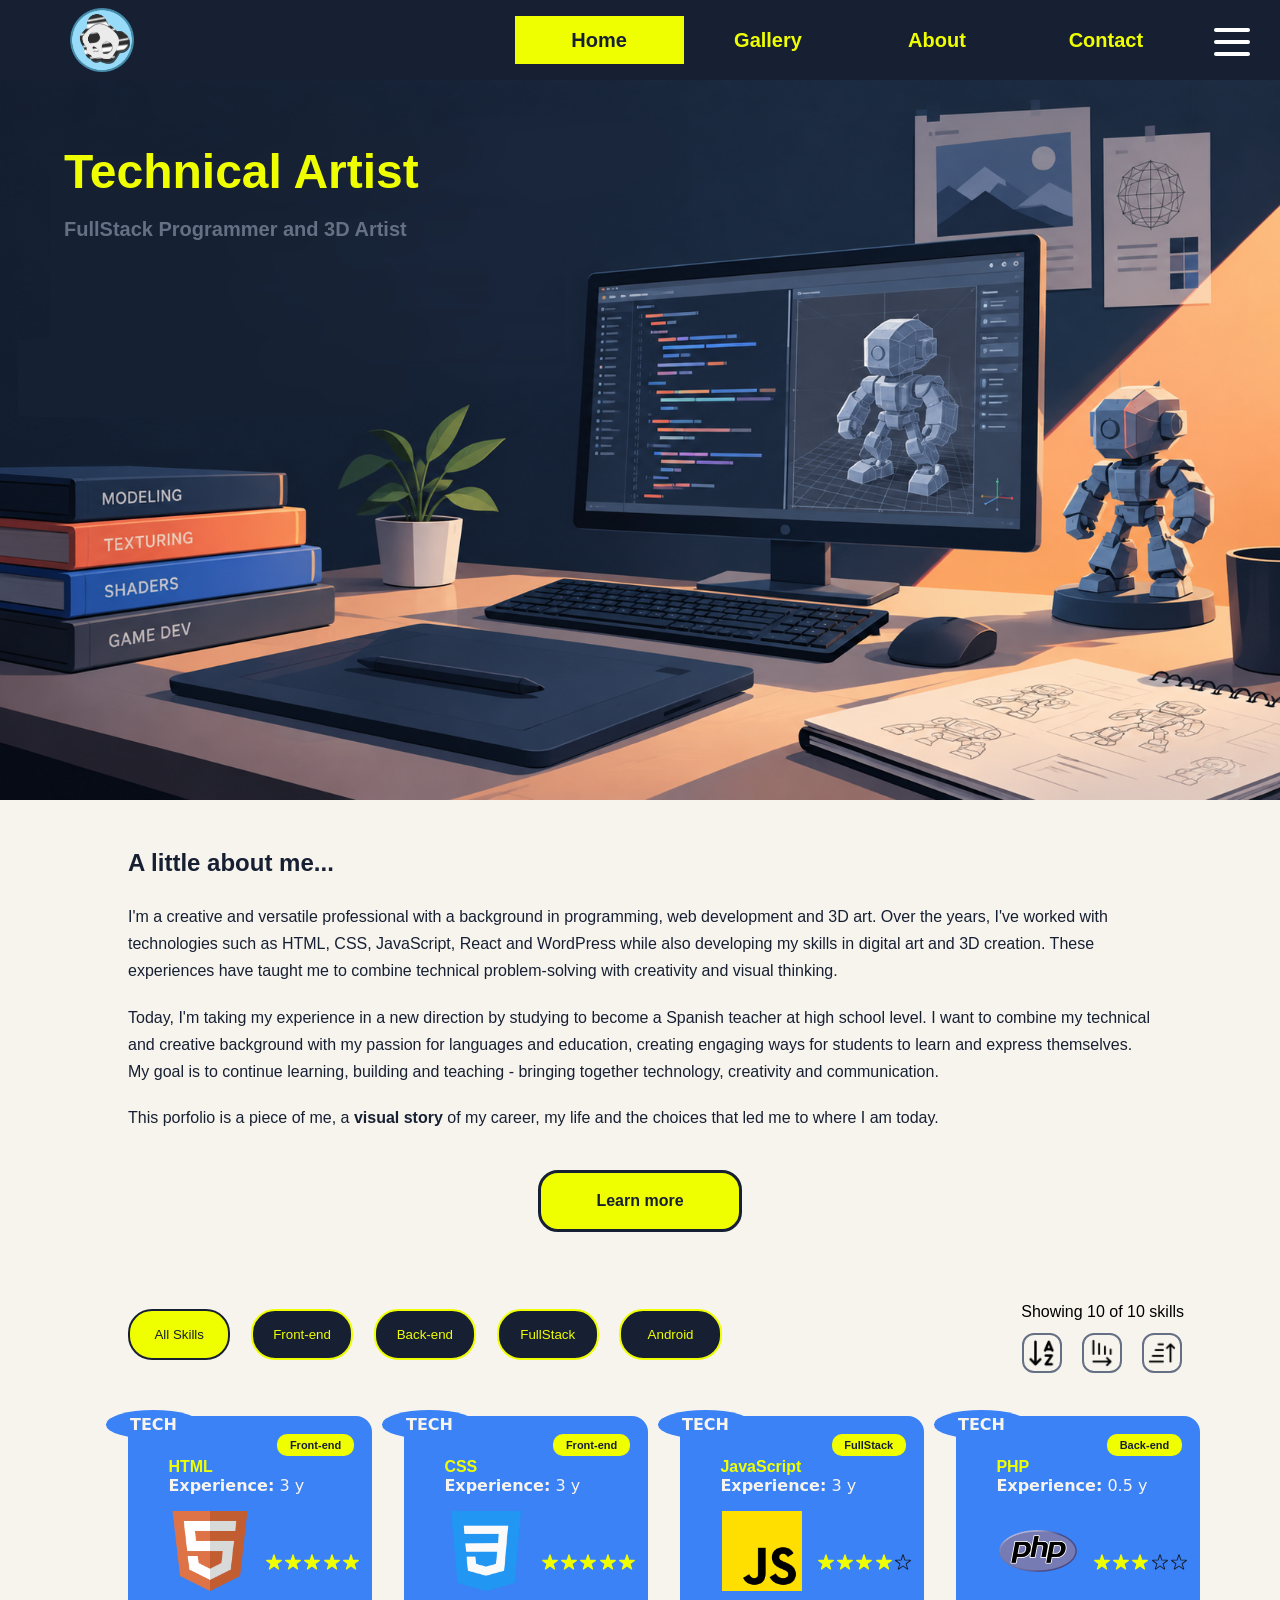
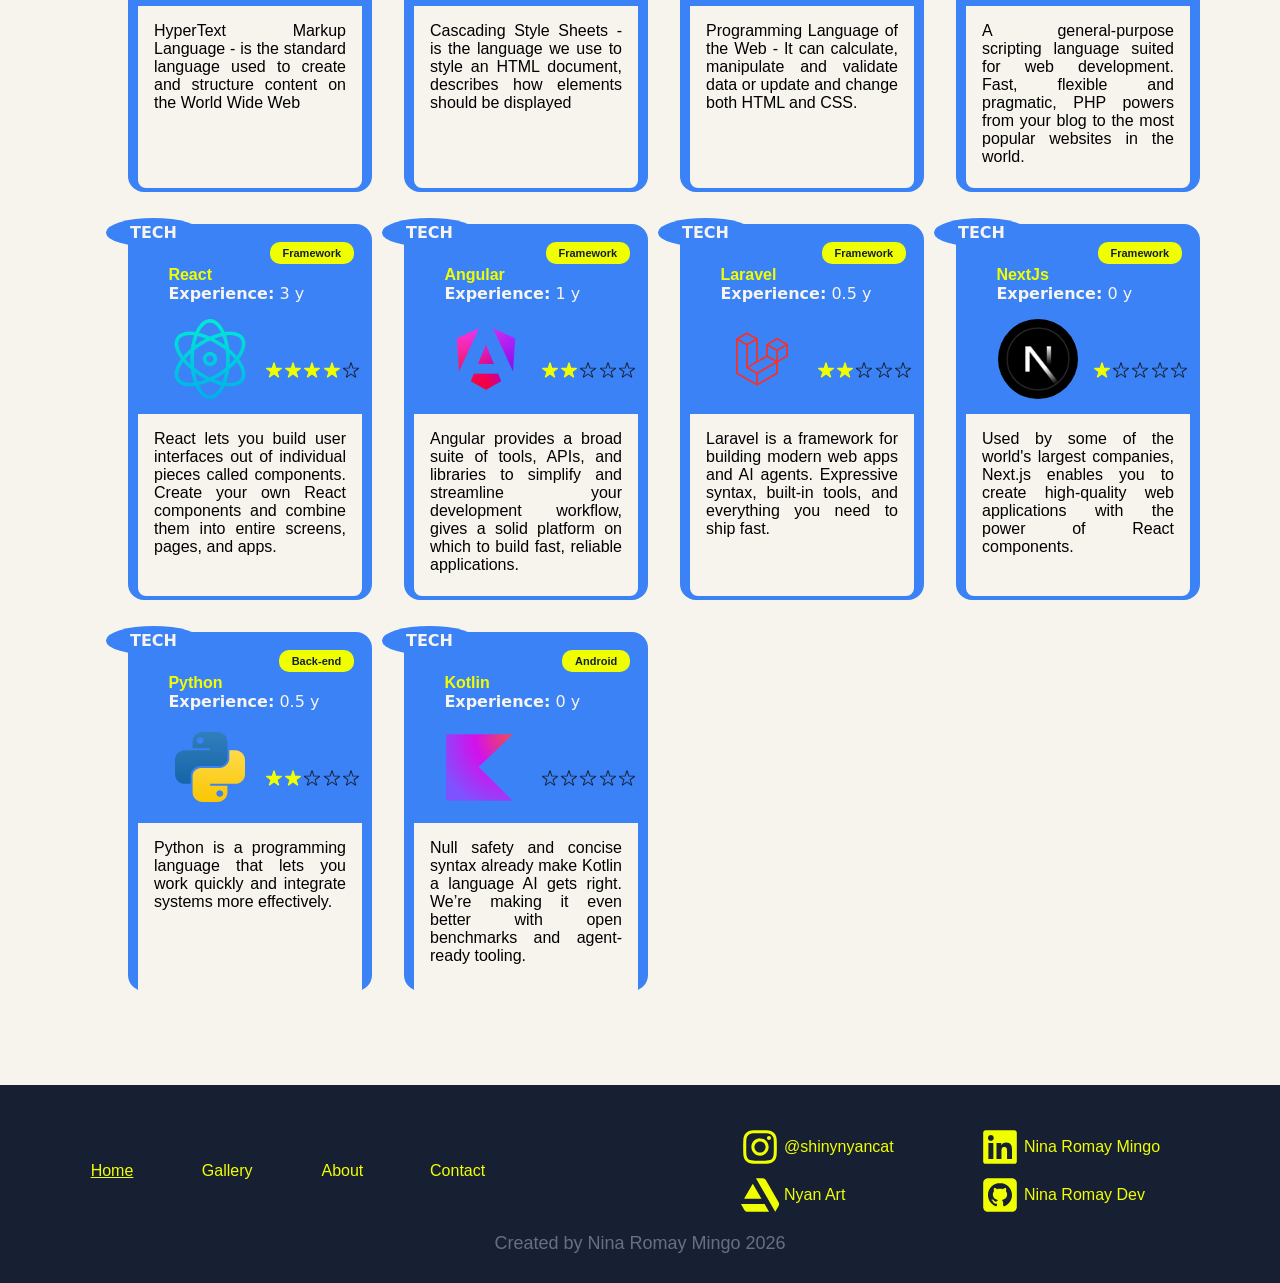
<file: index.html>
<!DOCTYPE html>
<html lang="en">
<head>
    <meta charset="UTF-8">
    <meta name="viewport" content="width=device-width, initial-scale=1.0">
    <title>CRM Porfolio</title>
    <link rel="icon" type="image/x-icon" href="images/favicon.png">
    <link rel="stylesheet" href="css/styles.css" defer>
</head>
<body>
    <header class="nav">
        <img class="nav-logo" src="images/logo-panda.png" alt="Web-logo-porfolio-NR">
        <nav class="nav-menu">
            <a class="active"   href="index.html">   Home        </a>
            <a class="inactive" href="gallery.html"> Gallery     </a>
            <a class="inactive" href="about.html">   About       </a>
            <a class="inactive" href="contact.html"> Contact     </a>
        </nav>
    </header>
    <div class="accessibility-container">
        <img tabindex="0" aria-pressed="false" class="inactive-accessibility-menu keyboard-clickable" id="accessibility-menu" src="images/other/burger-menu.svg" alt="Accessibility settings menu">
        <div id="accessibility-buttons-container" class="accessibility-buttons-container acc-invisible">
            <div class="accessibility-size-container">
                <p>Size:</p>
                <button class="acc-inactive-btn" id="acc-btn-size-s" data-text-size="small" aria-pressed="false">S</button>
                <button class="acc-active-btn"   id="acc-btn-size-m" data-text-size="medium" aria-pressed="true">M</button>
                <button class="acc-inactive-btn" id="acc-btn-size-l" data-text-size="large" aria-pressed="false">L</button>
            </div>
            <div class="accessibility-high-contrast-container">
                <p>Activate high contrast:</p>
                <div class="high-contrast">
                    <button
                        type="button"
                        class="contrast-toggle"
                        id="contrast-toggle"
                        role="switch"
                        aria-checked="false"
                        >
                        <span class="contrast-toggle-track" aria-hidden="true">
                            <span class="contrast-toggle-thumb"></span>
                        </span>
                    </button>
                </div>
            </div>
        </div>
    </div>
    <main class="main-home">
        <img class="hero" src="images/hero.png" alt="Hero image home page website Tech Artist">
        <section id="hero-text">
            <h1>Technical Artist</h1>
            <h3>FullStack Programmer and 3D Artist</h3>
        </section>
        <section id="about-home" class="site-padding">
            <h2>A little about me...</h2>
            <p>I'm a creative and versatile professional with a background in programming, web development and 3D art. Over the years, I've worked with technologies such as HTML, CSS, JavaScript, React and WordPress while also developing my skills in digital art and 3D creation. These experiences have taught me to combine technical problem-solving with creativity and visual thinking.</p>
            <button id="read-more" class="small-screen">...</button>
            <p class="full-screen-txt">Today, I'm taking my experience in a new direction by studying to become a Spanish teacher at high school level. I want to combine my technical and creative background with my passion for languages and education, creating engaging ways for students to learn and express themselves. My goal is to continue learning, building and teaching - bringing together technology, creativity and communication.</p>
            <p class="full-screen-txt">This porfolio is a piece of me, a <strong>visual story</strong> of my career, my life and the choices that led me to where I am today.</p>
            <a class="button-learn" href="about.html">Learn more</a>
        </section>
        <section id="filtering" class="site-padding">
            <div class="filter-container">
                <button class="filter-btn active-filter"   aria-pressed="true"  data-category="all"       id="btn-all">All Skills</button>
                <button class="filter-btn inactive-filter" aria-pressed="false" data-category="Front-end" id="btn-front">Front-end</button>
                <button class="filter-btn inactive-filter" aria-pressed="false" data-category="Back-end"  id="btn-back">Back-end</button>
                <button class="filter-btn inactive-filter" aria-pressed="false" data-category="FullStack" id="btn-full">FullStack</button>
                <button class="filter-btn inactive-filter" aria-pressed="false" data-category="Android"   id="btn-android">Android</button>
            </div>
            <p class="sorted-items">Showing <span id="current-skills"></span> of <span id="total-skills"></span> skills</p>
            <div class="sort-container">
                <button class="sort-btn sort-inactive" id="sort-name"  aria-pressed="false"><img  src="images/sort/sortName.png"  alt="Sort by name"></button>
                <button class="sort-btn sort-inactive" id="sort-prof"  aria-pressed="false"><img  src="images/sort/sortProf.png"  alt="Sort by proficiency"></button>
                <button class="sort-btn sort-inactive decreasing" id="sort-years" aria-pressed="false"><img  src="images/sort/sortYears.png" alt="Sort by years of experience"></button>
            </div>
            <div id="card-container">
            </div>
        </section>
    </main>
    <footer class="footer">
        <nav class="nav-footer">
            <a class="active-footer"   href="index.html">   Home        </a>
            <a class="inactive-footer" href="gallery.html"> Gallery     </a>
            <a class="inactive-footer" href="about.html">   About       </a>
            <a class="inactive-footer" href="contact.html"> Contact</a>
        </nav>
        <div class="social-media">
            <a href="https://www.instagram.com/shinynyancat/">
                <img src="images/socialmedia/insta.svg" alt="Instagram-logo">
                <p class="full-screen">@shinynyancat</p>
                <p class="small-screen">@shiny...</p>
            </a>
            <a href="https://www.linkedin.com/in/ninaromayart/">
                <img src="images/socialmedia/linkedin.svg" alt="Linked-in-logo">
                <p class="full-screen">Nina Romay Mingo</p>
                <p class="small-screen">NRM</p>
            </a>
            <a href="https://www.artstation.com/nyan_artist">
                <img src="images/socialmedia/artstation.svg" alt="Artstation-logo">
                <p class="full-screen">Nyan Art</p>
                <p class="small-screen">NyanA</p>
            </a>
            <a href="https://github.com/ninaromay">
                <img src="images/socialmedia/github.svg" alt="Github-logo">
                <p class="full-screen">Nina Romay Dev</p>
                <p class="small-screen">NRDev</p>
            </a>
        </div>
        <p class="created-by">Created by Nina Romay Mingo 2026</p>
    </footer>
    <script src="js/index.js"  defer></script>
    <script src="js/controlPanel.js" defer></script>
</body>
</html>
</file>
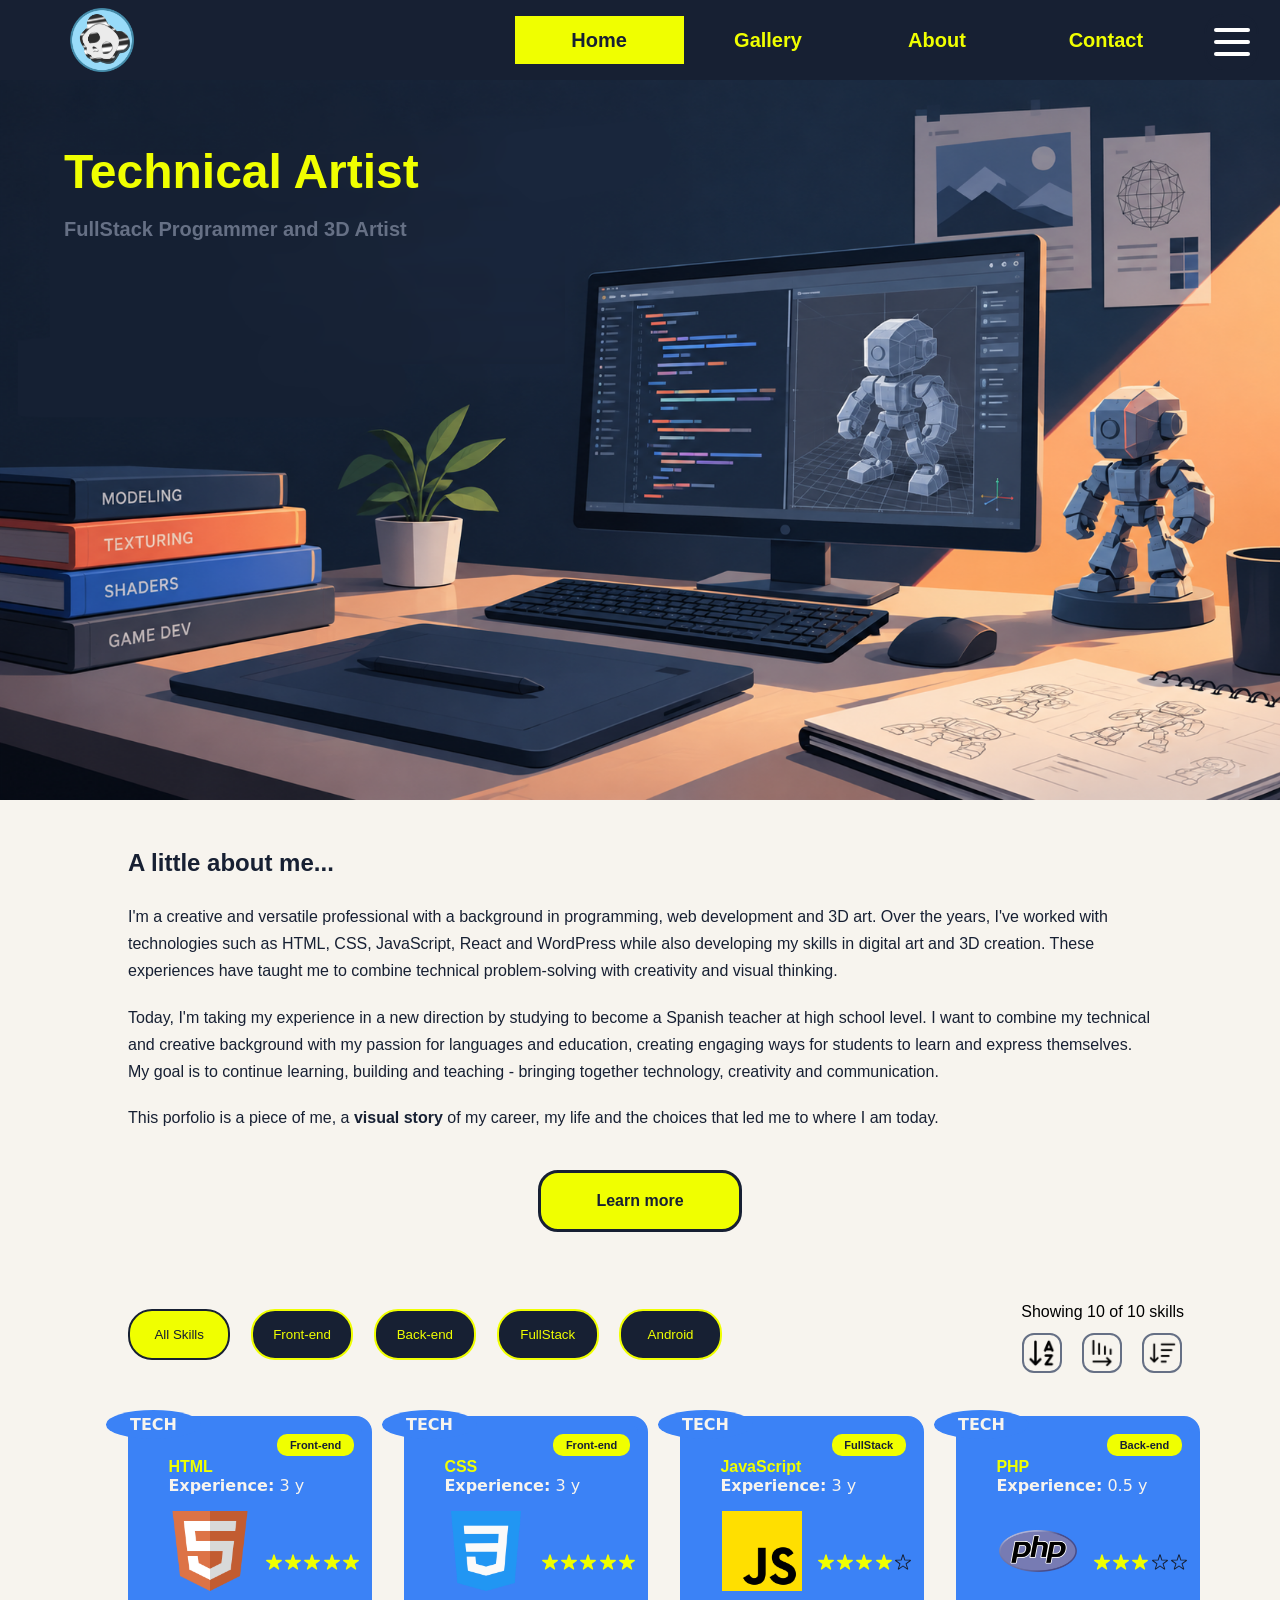
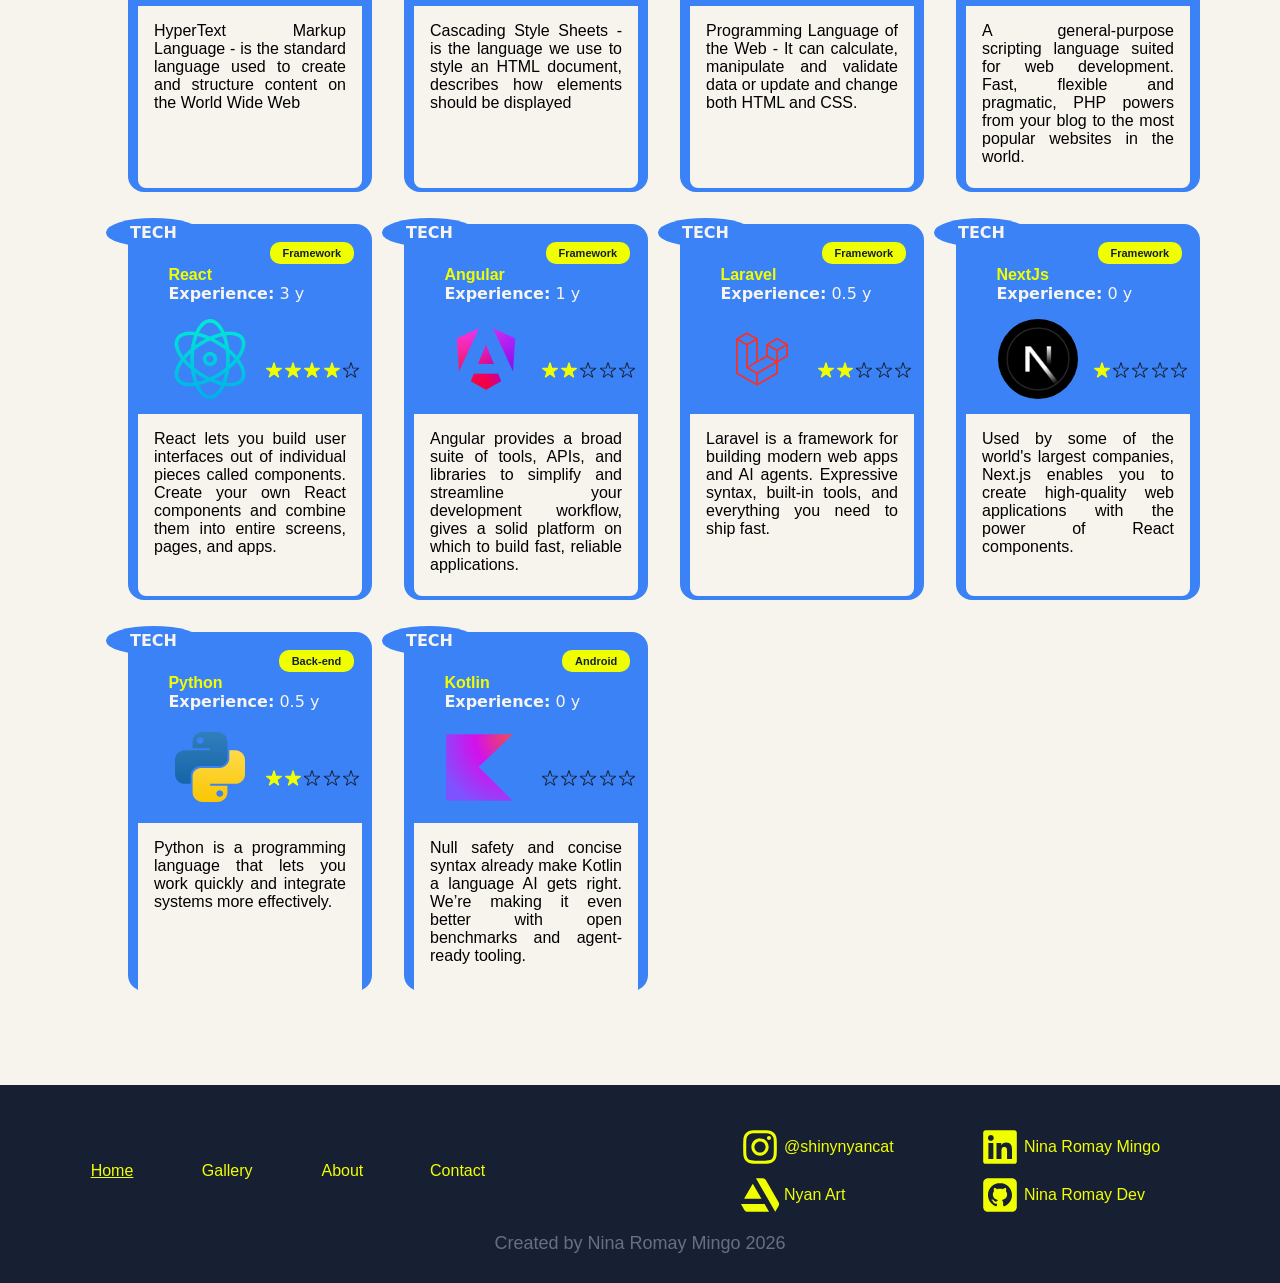
<file: web/index.html>
<!DOCTYPE html>
<html lang="en">
<head>
    <meta charset="UTF-8">
    <meta name="viewport" content="width=device-width, initial-scale=1.0">
    <title>CRM Porfolio</title>
    <link rel="icon" type="image/x-icon" href="images/favicon.png">
    <link rel="stylesheet" href="css/styles.css" defer>
</head>
<body>
    <header class="nav">
        <img class="nav-logo" src="images/logo-panda.png" alt="Web-logo-porfolio-NR">
        <nav class="nav-menu">
            <a class="active"   href="index.html">   Home        </a>
            <a class="inactive" href="gallery.html"> Gallery     </a>
            <a class="inactive" href="about.html">   About       </a>
            <a class="inactive" href="contact.html"> Contact     </a>
        </nav>
    </header>
    <div class="accessibility-container">
        <img tabindex="0" aria-pressed="false" class="inactive-accessibility-menu keyboard-clickable" id="accessibility-menu" src="images/other/burger-menu.svg" alt="Accessibility settings menu">
        <div id="accessibility-buttons-container" class="accessibility-buttons-container acc-invisible">
            <div class="accessibility-size-container">
                <p>Size:</p>
                <button class="acc-inactive-btn" id="acc-btn-size-s" data-text-size="small" aria-pressed="false">S</button>
                <button class="acc-active-btn"   id="acc-btn-size-m" data-text-size="medium" aria-pressed="true">M</button>
                <button class="acc-inactive-btn" id="acc-btn-size-l" data-text-size="large" aria-pressed="false">L</button>
            </div>
            <div class="accessibility-high-contrast-container">
                <p>Activate high contrast:</p>
                <div class="high-contrast">
                    <button
                        type="button"
                        class="contrast-toggle"
                        id="contrast-toggle"
                        role="switch"
                        aria-checked="false"
                        >
                        <span class="contrast-toggle-track" aria-hidden="true">
                            <span class="contrast-toggle-thumb"></span>
                        </span>
                    </button>
                </div>
            </div>
        </div>
    </div>
    <main class="main-home">
        <img class="hero" src="images/hero.png" alt="Hero image home page website Tech Artist">
        <section id="hero-text">
            <h1>Technical Artist</h1>
            <h3>FullStack Programmer and 3D Artist</h3>
        </section>
        <section id="about-home" class="site-padding">
            <h2>A little about me...</h2>
            <p>I'm a creative and versatile professional with a background in programming, web development and 3D art. Over the years, I've worked with technologies such as HTML, CSS, JavaScript, React and WordPress while also developing my skills in digital art and 3D creation. These experiences have taught me to combine technical problem-solving with creativity and visual thinking.</p>
            <button id="read-more" class="small-screen">...</button>
            <p class="full-screen-txt">Today, I'm taking my experience in a new direction by studying to become a Spanish teacher at high school level. I want to combine my technical and creative background with my passion for languages and education, creating engaging ways for students to learn and express themselves. My goal is to continue learning, building and teaching - bringing together technology, creativity and communication.</p>
            <p class="full-screen-txt">This porfolio is a piece of me, a <strong>visual story</strong> of my career, my life and the choices that led me to where I am today.</p>
            <a class="button-learn" href="about.html">Learn more</a>
        </section>
        <section id="filtering" class="site-padding">
            <div class="filter-container">
                <button class="filter-btn active-filter"   aria-pressed="true"  data-category="all"       id="btn-all">All Skills</button>
                <button class="filter-btn inactive-filter" aria-pressed="false" data-category="Front-end" id="btn-front">Front-end</button>
                <button class="filter-btn inactive-filter" aria-pressed="false" data-category="Back-end"  id="btn-back">Back-end</button>
                <button class="filter-btn inactive-filter" aria-pressed="false" data-category="FullStack" id="btn-full">FullStack</button>
                <button class="filter-btn inactive-filter" aria-pressed="false" data-category="Android"   id="btn-android">Android</button>
            </div>
            <p class="sorted-items">Showing <span id="current-skills"></span> of <span id="total-skills"></span> skills</p>
            <div class="sort-container">
                <button class="sort-btn sort-inactive" id="sort-name"  aria-pressed="false"><img  src="images/sort/sortName.png"  alt="Sort by name"></button>
                <button class="sort-btn sort-inactive" id="sort-prof"  aria-pressed="false"><img  src="images/sort/sortProf.png"  alt="Sort by proficiency"></button>
                <button class="sort-btn sort-inactive" id="sort-years" aria-pressed="false"><img  src="images/sort/sortYears.png" alt="Sort by years of experience"></button>
            </div>
            <div id="card-container">
            </div>
        </section>
    </main>
    <footer class="footer">
        <nav class="nav-footer">
            <a class="active-footer"   href="index.html">   Home        </a>
            <a class="inactive-footer" href="gallery.html"> Gallery     </a>
            <a class="inactive-footer" href="about.html">   About       </a>
            <a class="inactive-footer" href="contact.html"> Contact</a>
        </nav>
        <div class="social-media">
            <a href="https://www.instagram.com/shinynyancat/">
                <img src="images/socialmedia/insta.svg" alt="Instagram-logo">
                <p class="full-screen">@shinynyancat</p>
                <p class="small-screen">@shiny...</p>
            </a>
            <a href="https://www.linkedin.com/in/ninaromayart/">
                <img src="images/socialmedia/linkedin.svg" alt="Linked-in-logo">
                <p class="full-screen">Nina Romay Mingo</p>
                <p class="small-screen">NRM</p>
            </a>
            <a href="https://www.artstation.com/nyan_artist">
                <img src="images/socialmedia/artstation.svg" alt="Artstation-logo">
                <p class="full-screen">Nyan Art</p>
                <p class="small-screen">NyanA</p>
            </a>
            <a href="https://github.com/ninaromay">
                <img src="images/socialmedia/github.svg" alt="Github-logo">
                <p class="full-screen">Nina Romay Dev</p>
                <p class="small-screen">NRDev</p>
            </a>
        </div>
        <p class="created-by">Created by Nina Romay Mingo 2026</p>
    </footer>
    <script src="js/index.js"  defer></script>
    <script src="js/controlPanel.js" defer></script>
</body>
</html>
</file>
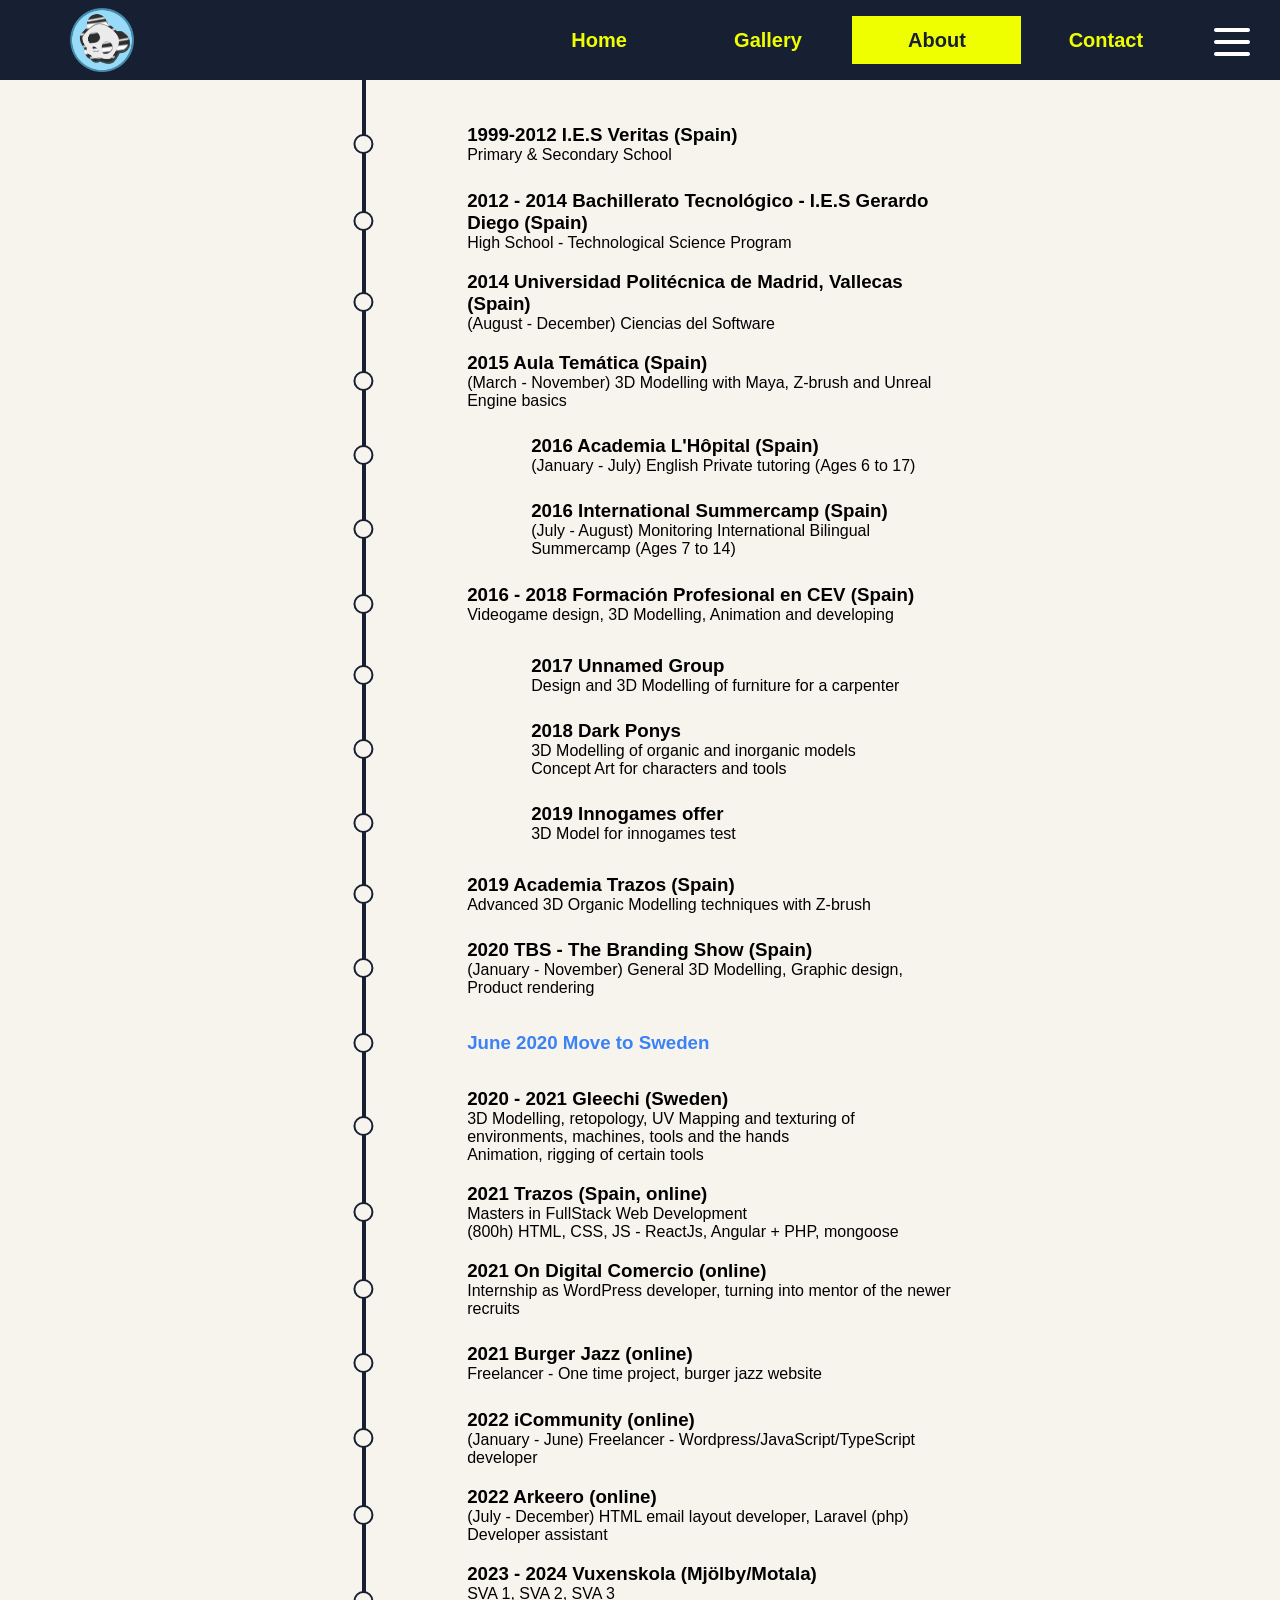
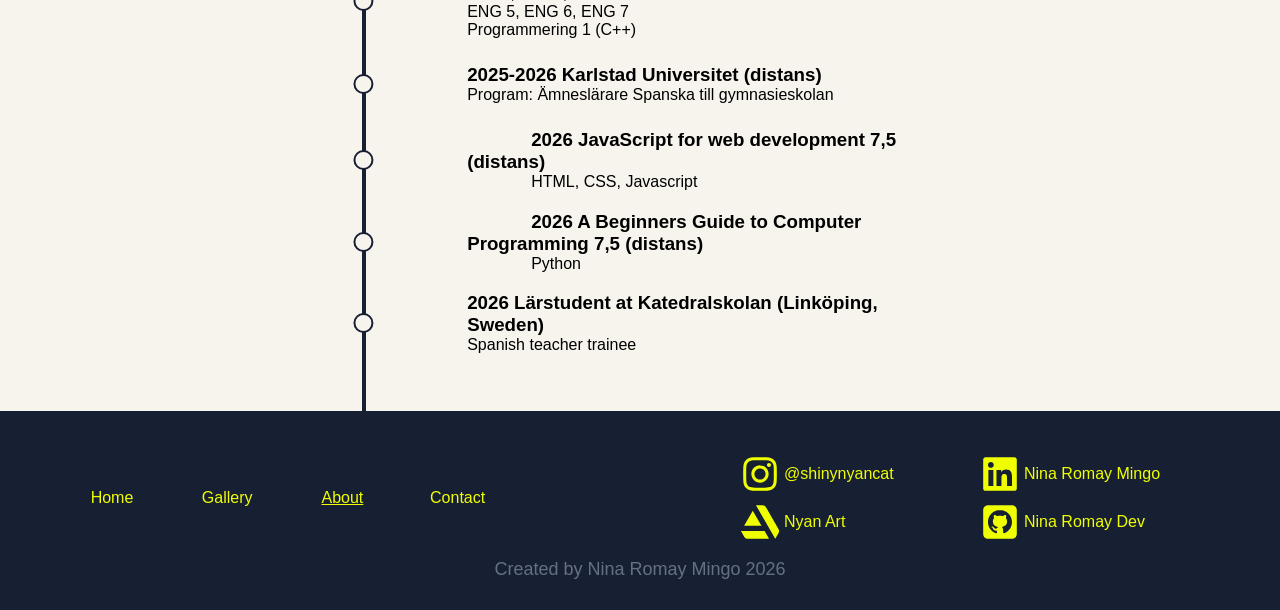
<file: about.html>
<!DOCTYPE html>
<html lang="en">
<head>
    <meta charset="UTF-8">
    <meta name="viewport" content="width=device-width, initial-scale=1.0">
    <title>CRM About</title>
    <link rel="icon" type="image/x-icon" href="images/favicon.png">
    <link rel="stylesheet" href="css/styles.css">
</head>
<body>
    <header class="nav">
        <img class="nav-logo" src="images/logo-panda.png" alt="Web logo Nina Romay Porfolio">
        <nav class="nav-menu">
            <a class="inactive"   href="index.html">   Home        </a>
            <a class="inactive" href="gallery.html"> Gallery     </a>
            <a class="active" href="about.html">   About       </a>
            <a class="inactive" href="contact.html"> Contact  </a>
        </nav>
    </header>
    <div class="accessibility-container">
        <img tabindex="0" aria-pressed="false" class="inactive-accessibility-menu keyboard-clickable" id="accessibility-menu" src="images/other/burger-menu.svg" alt="Accessibility settings menu">
        <div id="accessibility-buttons-container" class="accessibility-buttons-container acc-invisible">
            <div class="accessibility-size-container">
                <p>Size:</p>
                <button class="acc-inactive-btn" id="acc-btn-size-s" data-text-size="small" aria-pressed="false">S</button>
                <button class="acc-active-btn"   id="acc-btn-size-m" data-text-size="medium" aria-pressed="true">M</button>
                <button class="acc-inactive-btn" id="acc-btn-size-l" data-text-size="large" aria-pressed="false">L</button>
            </div>
            <div class="accessibility-high-contrast-container">
                <p>Activate high contrast:</p>
                <div class="high-contrast">
                    <button
                        type="button"
                        class="contrast-toggle"
                        id="contrast-toggle"
                        role="switch"
                        aria-checked="false"
                        >
                        <span class="contrast-toggle-track" aria-hidden="true">
                            <span class="contrast-toggle-thumb"></span>
                        </span>
                    </button>
                </div>
            </div>
        </div>
    </div>
    <main class="main-about">
        <section>
            <div class="bullet"></div>
            <div class="about-title">
                <h3><strong>1999-2012</strong> I.E.S Veritas (Spain)</h3>
                <p>Primary & Secondary School</p>
            </div>
        </section>
        <section>
            <div class="bullet"></div>
            <div class="about-title">
                <h3><strong>2012 - 2014</strong> Bachillerato Tecnológico - I.E.S Gerardo Diego (Spain)</h3>
                <p>High School - Technological Science Program</p>
            </div>
        </section>
        <section>
            <div class="bullet"></div>
            <div class="about-title">
                <h3><strong>2014</strong> Universidad Politécnica de Madrid, Vallecas (Spain)</h3>
                <p>(August - December) Ciencias del Software</p>
            </div>
        </section>        
        <section>
            <div class="bullet"></div>
            <div class="about-title">
                <h3><strong>2015</strong> Aula Temática (Spain)</h3>
                <p>(March - November) 3D Modelling with Maya, Z-brush and Unreal Engine basics</p>
            </div>
        </section>
        <section>
            <div class="bullet"></div>
            <div class="tab about-title">
                <h3><strong>2016</strong> Academia L'Hôpital (Spain)</h3>
                <p>(January - July) English Private tutoring (Ages 6 to 17)</p>
            </div>
        </section>
        <section>
            <div class="bullet"></div>
            <div class="tab about-title">
                <h3><strong>2016</strong> International Summercamp (Spain)</h3>
                <p>(July - August) Monitoring International Bilingual Summercamp (Ages 7 to 14)</p>
            </div>
        </section>  
        <section>
            <div class="bullet"></div>
            <div class="about-title">
                <h3><strong>2016 - 2018</strong> Formación Profesional en CEV (Spain)</h3>
                <p>Videogame design, 3D Modelling, Animation and developing</p>
            </div>
        </section>        
        <section>
            <div class="bullet"></div>
            <div class="tab about-title">
                <h3><strong>2017</strong> Unnamed Group</h3>
                <p>Design and 3D Modelling of furniture for a carpenter</p>
            </div>
        </section>        
        <section>
            <div class="bullet"></div>
            <div class="tab about-title">
                <h3><strong>2018</strong> Dark Ponys</h3>
                <p>3D Modelling of organic and inorganic models </p>
                <p>Concept Art for characters and tools</p>
            </div>
        </section>               
        <section>
            <div class="bullet"></div>
            <div class="tab about-title">
                <h3><strong>2019</strong> Innogames offer</h3>
                <p>3D Model for innogames test</p>
            </div>
        </section>
        <section>
            <div class="bullet"></div>
            <div class="about-title">
                <h3><strong>2019</strong> Academia Trazos (Spain)</h3>
                <p>Advanced 3D Organic Modelling techniques with Z-brush</p>
            </div>
        </section>
        <section>
            <div class="bullet"></div>
            <div class="about-title">
                <h3><strong>2020</strong> TBS - The Branding Show (Spain)</h3>
                <p>(January - November) General 3D Modelling, Graphic design, Product rendering</p>
            </div>
        </section>
        <section>
            <div class="bullet"></div>
            <div  class="move about-title">
                <h3><strong>June 2020</strong> Move to Sweden</h3>
            </div>
        </section> 
        <section>
            <div class="bullet"></div>
            <div class="about-title">
                <h3><strong>2020 - 2021</strong> Gleechi (Sweden)</h3>
                <p>3D Modelling, retopology, UV Mapping and texturing of environments, machines, tools and the hands</p>
                <p>Animation, rigging of certain tools</p>
            </div>
        </section>
        <section>
            <div class="bullet"></div>
            <div class="about-title">
                <h3><strong>2021</strong> Trazos (Spain, online)</h3>
                <p>Masters in FullStack Web Development</p>
                <p>(800h) HTML, CSS, JS - ReactJs, Angular + PHP, mongoose</p>
            </div>
        </section>
        <section>
            <div class="bullet"></div>
            <div class="about-title">
                <h3><strong>2021</strong> On Digital Comercio (online)</h3>
                <p>Internship as WordPress developer, turning into mentor of the newer recruits</p>
            </div>
        </section>
        <section>
            <div class="bullet"></div>
            <div class="about-title">
                <h3><strong>2021</strong> Burger Jazz (online)</h3>
                <p>Freelancer - One time project, burger jazz website</p>
            </div>
        </section>
        <section>
            <div class="bullet"></div>
            <div class="about-title">
                <h3><strong>2022</strong> iCommunity (online)</h3>
                <p>(January - June) Freelancer - Wordpress/JavaScript/TypeScript developer</p>
            </div>
        </section> 
        <section>
            <div class="bullet"></div>
            <div class="about-title">
                <h3><strong>2022</strong> Arkeero (online)</h3>
                <p>(July - December) HTML email layout developer, Laravel (php) Developer assistant</p>
            </div>
        </section>
        <section>
            <div class="bullet"></div>
            <div class="about-title">
                <h3><strong>2023 - 2024</strong> Vuxenskola (Mjölby/Motala)</h3>
                <p>SVA 1, SVA 2, SVA 3</p>
                <p>ENG 5, ENG 6, ENG 7</p>
                <p>Programmering 1 (C++)</p>
            </div>
        </section> 
        <section>
            <div class="bullet"></div>
            <div class="about-title">
                <h3><strong>2025-2026</strong> Karlstad Universitet (distans)</h3>
                <p>Program: Ämneslärare Spanska till gymnasieskolan</p>
            </div>
        </section>
        <section>
            <div class="bullet"></div>
            <div class="tab about-title">
                <h3><strong>2026</strong> JavaScript for web development 7,5 (distans)</h3>
                <p>HTML, CSS, Javascript</p>
            </div>
        </section>
        <section>
            <div class="bullet"></div>
            <div class="tab about-title">
                <h3><strong>2026</strong> A Beginners Guide to Computer Programming 7,5 (distans)</h3>
                <p>Python</p>
            </div>
        </section>
        <section>
            <div class="bullet"></div>
            <div class="about-title">
                <h3><strong>2026</strong> Lärstudent at Katedralskolan (Linköping, Sweden)</h3>
                <p>Spanish teacher trainee</p>
            </div>
        </section>
        <div class="line"></div>
    </main>
    <footer class="footer">
        <nav class="nav-footer">
            <a class="inactive-footer"   href="index.html">   Home        </a>
            <a class="inactive-footer" href="gallery.html"> Gallery     </a>
            <a class="active-footer" href="about.html">   About       </a>
            <a class="inactive-footer" href="contact.html"> Contact</a>
        </nav>
        <div class="social-media">
            <a href="https://www.instagram.com/shinynyancat/">
                <img src="images/socialmedia/insta.svg" alt="Instagram-logo">
                <p class="full-screen">@shinynyancat</p>
                <p class="small-screen">@shiny...</p>
            </a>
            <a href="https://www.linkedin.com/in/ninaromayart/">
                <img src="images/socialmedia/linkedin.svg" alt="Linked-in-logo">
                <p class="full-screen">Nina Romay Mingo</p>
                <p class="small-screen">NRM</p>
            </a>
            <a href="https://www.artstation.com/nyan_artist">
                <img src="images/socialmedia/artstation.svg" alt="Artstation-logo">
                <p class="full-screen">Nyan Art</p>
                <p class="small-screen">NyanA</p>
            </a>
            <a href="https://github.com/ninaromay">
                <img src="images/socialmedia/github.svg" alt="Github-logo">
                <p class="full-screen">Nina Romay Dev</p>
                <p class="small-screen">NRDev</p>
            </a>
        </div>
        <p class="created-by">Created by Nina Romay Mingo 2026</p>
    </footer>
    <script src="js/controlPanel.js" defer></script>
</body>
</html>
</file>
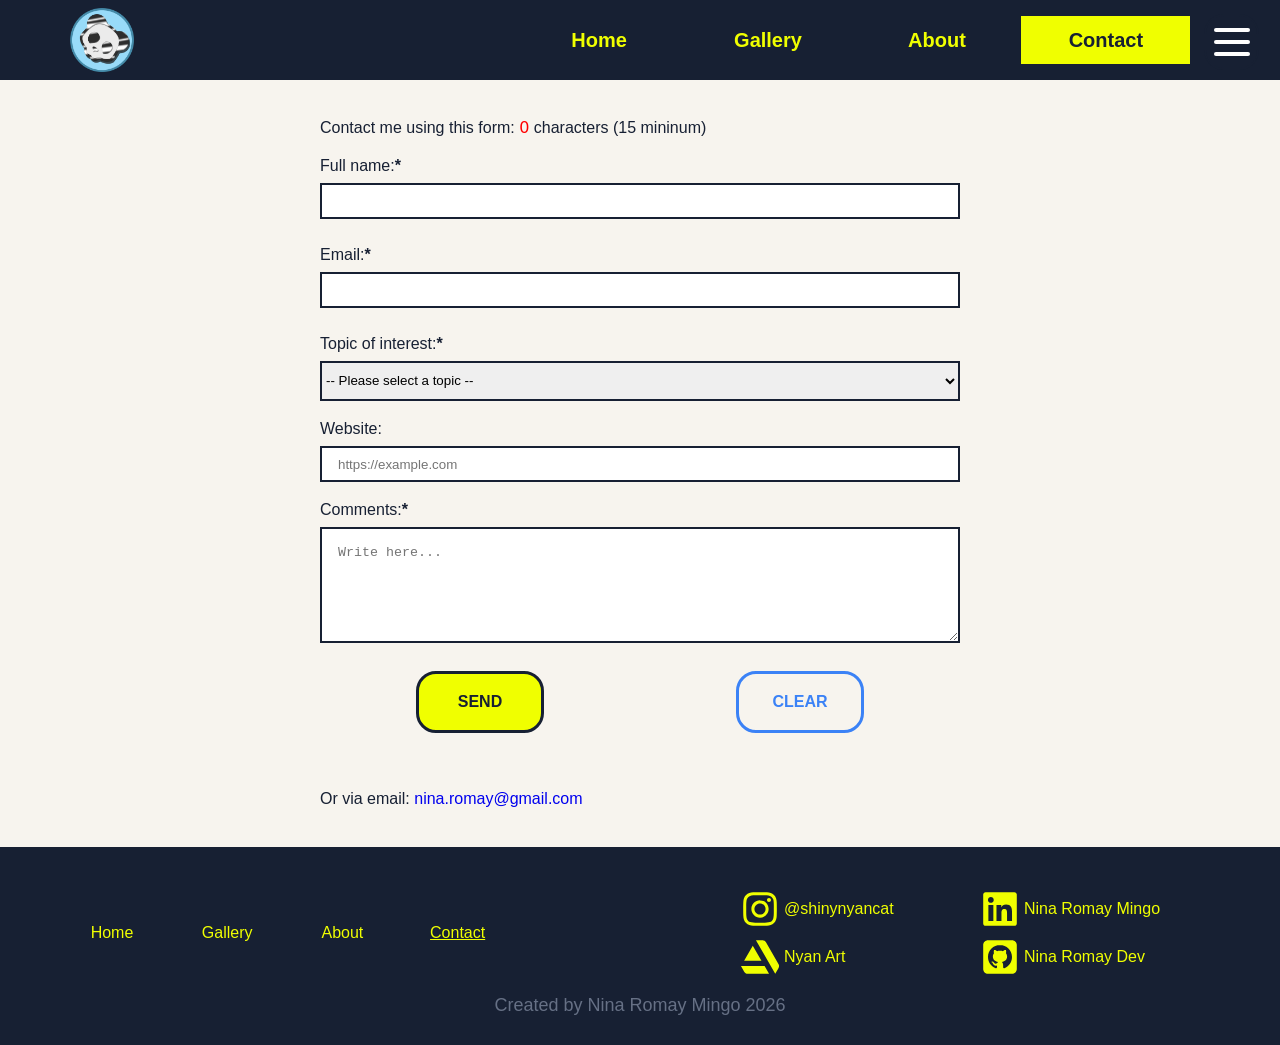
<file: contact.html>
<!DOCTYPE html>
<html lang="en">
<head>
    <meta charset="UTF-8">
    <meta name="viewport" content="width=device-width, initial-scale=1.0">
    <title>CRM About</title>
    <link rel="icon" type="image/x-icon" href="images/favicon.png">
    <link rel="stylesheet" href="css/styles.css">
</head>
<body>
    <header class="nav">
        <img class="nav-logo" src="images/logo-panda.png" alt="Web-logo-">
        <nav class="nav-menu">
            <a class="inactive"   href="index.html">   Home        </a>
            <a class="inactive" href="gallery.html"> Gallery     </a>
            <a class="inactive" href="about.html">   About       </a>
            <a class="active" href="contact.html"> Contact  </a>
        </nav>
    </header>
    <div class="accessibility-container">
        <img tabindex="0" aria-pressed="false" class="inactive-accessibility-menu keyboard-clickable" id="accessibility-menu" src="images/other/burger-menu.svg" alt="Accessibility settings menu">
        <div id="accessibility-buttons-container" class="accessibility-buttons-container acc-invisible">
            <div class="accessibility-size-container">
                <p>Size:</p>
                <button class="acc-inactive-btn" id="acc-btn-size-s" data-text-size="small" aria-pressed="false">S</button>
                <button class="acc-active-btn"   id="acc-btn-size-m" data-text-size="medium" aria-pressed="true">M</button>
                <button class="acc-inactive-btn" id="acc-btn-size-l" data-text-size="large" aria-pressed="false">L</button>
            </div>
            <div class="accessibility-high-contrast-container">
                <p>Activate high contrast:</p>
                <div class="high-contrast">
                    <button
                        type="button"
                        class="contrast-toggle"
                        id="contrast-toggle"
                        role="switch"
                        aria-checked="false"
                        >
                        <span class="contrast-toggle-track" aria-hidden="true">
                            <span class="contrast-toggle-thumb"></span>
                        </span>
                    </button>
                </div>
            </div>
        </div>
    </div>
    <main class="main-contact">
        <p>Contact me using this form: <span id="live-counter"></span> characters (15 mininum)</p>

        <form class="form" id="form" novalidate>
            <!-- Name -->
            <label for="name">Full name:<strong>*</strong></label>
            <input type="text" 
            id="name" name="name" 
            required
            aria-describedby="name-error-msge" aria-invalid="true">
            <span class="form-error" id="name-error-msge" aria-live></span>

            <!-- Email -->
            <label for="email">Email:<strong>*</strong></label>
            <input type="email" 
            id="email" name="email" 
            required
            aria-describedby="email-error-msge" aria-invalid="true">
            <span class="form-error" id="email-error-msge"></span>

            <!-- Subject -->
            <label for="subject">Topic of interest:<strong>*</strong></label>
            <select name="subject" id="subject" required>
                <option value="" disabled selected>-- Please select a topic --</option>
                <option value="tech">Tech stack</option>
                <option value="design">3D and Design</option>
                <option value="business">Work chances</option>
            </select>
            <span id="subject-error-msge" class="error-message" role="alert"></span>

            <!-- Website -->
            <label for="website">Website:</label>
            <input type="url" 
            name="website" id="website"
            placeholder="https://example.com"
            pattern="https://.*">

            <!-- Message -->
            <label for="message">Comments:<strong>*</strong></label>
            <textarea name="message" id="message" 
            placeholder="Write here..." required
            aria-describedby="message-error-msge" aria-invalid="true"></textarea>
            <span class="form-error" id="message-error-msge"></span>

            <!-- Submit & Clear -->
            <div class="form-bottom">
                <input class="form-submit" type="submit" value="Send">
                <input class="form-reset"  type="reset"  value="Clear">
            </div>
        </form>
        <span id="form-success" role="status" aria-live="polite"></span>

        <p>Or via email: <a href="mailto:nina.romay@gmail.com">nina.romay@gmail.com</a></p>
    </main>
    <footer class="footer">
        <nav class="nav-footer">
            <a class="inactive-footer"   href="index.html">   Home        </a>
            <a class="inactive-footer" href="gallery.html">   Gallery     </a>
            <a class="inactive-footer" href="about.html">     About       </a>
            <a class="active-footer" href="contact.html">     Contact</a>
        </nav>
        <div class="social-media">
            <a href="https://www.instagram.com/shinynyancat/">
                <img src="images/socialmedia/insta.svg" alt="Instagram-logo">
                <p class="full-screen">@shinynyancat</p>
                <p class="small-screen">@shiny...</p>
            </a>
            <a href="https://www.linkedin.com/in/ninaromayart/">
                <img src="images/socialmedia/linkedin.svg" alt="Linked-in-logo">
                <p class="full-screen">Nina Romay Mingo</p>
                <p class="small-screen">NRM</p>
            </a>
            <a href="https://www.artstation.com/nyan_artist">
                <img src="images/socialmedia/artstation.svg" alt="Artstation-logo">
                <p class="full-screen">Nyan Art</p>
                <p class="small-screen">NyanA</p>
            </a>
            <a href="https://github.com/ninaromay">
                <img src="images/socialmedia/github.svg" alt="Github-logo">
                <p class="full-screen">Nina Romay Dev</p>
                <p class="small-screen">NRDev</p>
            </a>
        </div>
        <p class="created-by">Created by Nina Romay Mingo 2026</p>
    </footer>
    <script src="js/formValidation.js" defer></script>
    <script src="js/controlPanel.js" defer></script>
</body>
</html>
</file>
<file: css/styles.css>
:root{
    --color-navy:       #172033;
    --color-highlight:  #f0ff00;
    
    --color-blue:       #3B82F6;
    --color-background: #F7F4EE;
    --color-border:     #D9D4CA;
    --color-muted:      #667085;
    
    --font-size-3xl:    72px;
    --font-size-2xl:    48px;
    --font-size-xl:     32px;
    --font-size-l:      40px;
    --font-size-xm:     24px;
    --font-size-m:      20px;
    --font-size-s:      18px;
    --font-size-xs:     16px;
    --font-size-2xs:    14px;
    --font-size-3xs:    11px;
    
    --size-3XL:  	    8rem;
    --size-2XL:    	    5rem;
    --size-XL:     	    3rem;
    --size-L:    	    2rem;
    --size-M:    	    1.5rem;
    --size-S:    	    1rem;
    --size-XS:    	    0.5rem;
    --size-2XS: 	    0.3rem;
    
    --line-height-heading-s:    1.1;
    --line-height-heading-m:    1.2;
    --line-height-body-s:       1.5;
    --line-height-body-m:       1.7;
    
    --site-padding-m:   10vw;
    --site-padding:     5vw;
    --site-padding-xs:  3vw;
    --site-padding-2xs: 1.5vw;

    --font-heading: Georgia, serif;
    --font-body: Arial, sans-serif;

    --border-radious: 20px;
}

:root.high-contrast{
    --color-navy:       #000000;
    --color-highlight:  #eef7f1;
    
    --color-blue:       #ff0000;
    --color-background: #ffffff;
    --color-border:     #000000;
    --color-muted:      #ffffff;
}

*{
    margin: 0;
    padding: 0;
}

*:focus-visible{
    border: 5px solid red;
    font-size: var(--font-size-m);
    font-weight: bolder;
}

body{
    width: 100vw;
    background-color: var(--color-background);
    font-family: var(--font-body);
    position: relative;
    overflow-x: hidden;
}

a, a:active{
    text-decoration: none;
}

.small-screen{
    display: none;
}

.full-screen{
    display: block;
}

.nav{
    height: 5rem;
    background-color: var(--color-navy);
    padding: 0vw 7vw 0vw var(--site-padding);
    display:flex;
    align-items: center;
    justify-content: space-between;
}

.nav-menu > a{
    padding: 1vw;
    width: 100%;
    text-align: center;
    height: auto;
    font-size: var(--font-size-m);
    font-weight: bold;

    transition: all 0.3s ease-in;
}

.inactive{
    color: var(--color-highlight);
}

.active{
    color: var(--color-navy);
    background-color: var(--color-highlight);
}

.inactive-footer{
    color: var(--color-highlight);
}

.active-footer{
    color: var(--color-highlight);
    text-decoration: underline;
}

.nav-menu > a:hover, .nav-menu > a:active, .inactive:hover{
    color: var(--color-navy);
    background-color: var(--color-highlight);
}

.nav-menu{
    width: 60%;
    height: 100%;
    display: flex;
    justify-content: space-between;
    align-items: center;
}

.nav-logo{
    width: 4rem;
    padding: 0.5vw;
}

@media screen and (max-width: 1008px){
    .nav-menu > a{
        font-size: var(--font-size-s);
        padding: 1rem;
    }

    .nav-menu {
        width: 75%;
    }
}

@media screen and (max-width: 640px){
    .nav, body, .footer{
        overflow-x: hidden;
    }

    .nav-menu > a{
        font-size: var(--font-size-xs);
        padding: 0.7rem;
        font-weight: normal;
    }
    
    .nav-menu {
        max-width: 80vw;
    }

    .nav{
        justify-content: flex-start;
    }

    .nav-logo{
        width: 12vw;
        margin-right: 5vw;
    }

    .small-screen{
        display: block;
    }
    
    .full-screen{
        display: none;
    }

    .full-screen-txt{
        display: none;
    }
}

@media screen and (max-width: 400px){
    .nav-menu > a{
        font-size: var(--font-size-2xs);
    }
}

/* Home */
.main-home{
    position: relative;
}

.hero{
    width: 100vw;
    min-height: 50vh;
    max-height: 100vh;
    object-fit: cover;
    background-color: var(--color-muted);
}

#hero-text{
    position: absolute;
    top: 0;
    left: 0;
    padding: var(--site-padding);
}

#hero-text > h1{
    color: var(--color-highlight);
    margin-bottom: var(--site-padding-2xs);
    font-size: var(--font-size-2xl);
}

#hero-text > h3{
    font-size: var(--font-size-m);
    color: var(--color-muted);
}

.site-padding{
    padding: 3vw 10vw;
}

#about-home > p, #about-home > h2{
    margin-bottom: var(--site-padding-2xs);
    line-height: var(--line-height-body-m);
    color: var(--color-navy);
}

.button-learn{
    display: block;
    width: 10rem;
    margin: var(--site-padding-xs) auto 0;
    background-color: var(--color-highlight);
    color: var(--color-navy);
    padding: var(--site-padding-2xs);
    text-align: center;
    border-radius: var(--border-radious);
    border: 3px solid var(--color-navy);
    font-weight: bold;
    transition: all 0.3s ease-in;
}

.button-learn:active, .button-learn:hover{
    background-color: var(--color-navy);
    color: var(--color-highlight);
    border: 3px solid var(--color-highlight);
}

.button-learn:focus-visible{
    background-color: var(--color-background);
    color: red;
    border: 5px solid red;
}

#read-more{
    min-width: 2rem;
    padding: 0.1rem 0.2rem;
    color: var(--color-navy);
    border-radius: var(--border-radious);
    border: 2px solid var(--color-navy);
    font-weight: bold;
    transition: all 0.3s ease-in;
}

@media screen and (max-width: 1100px){
    .site-padding{
        padding: 3vw 4vw;
    }

    #hero-text > h1{
        font-size: var(--font-size-xl);
        padding: 0 7vw;
    }

    #hero-text > h3{
        font-size: var(--font-size-s);
        padding: 0 7vw;
    }

    .button-learn{
        padding: var(--site-padding-2xs);
        margin: var(--site-padding) auto;
    }
}

@media screen and (max-width: 640px){
    #hero-text > h1{
        padding: 0 10vw;
    }

    #hero-text > h3{
        padding: 0 10vw;
    }

    .hero{
        filter: brightness(50%);
    }

    #about-home > p{
        font-size: var(--font-size-2xs);
    }

    .button-learn{
        font-size: var(--font-size-xs);
        margin-top: var(--site-padding);
        margin-bottom: var(--site-padding);
        margin-left: 60vw;
        padding: var(--site-padding-xs) 0.3rem;
        font-weight: normal;
        width: 8rem;
    }
}

@media screen and (max-width: 450px){
    .button-learn{
        width: 5rem;
    }
}

/* Filter */
#filtering{
    position: relative;
}

.filter-container{
    transition: all .4s ease-in;
}

.filter-container > .filter-btn{
    min-width: 10%;
    border-radius: 24px;
    padding: 1rem;
    margin-right: 1rem;
    transition: all 0.3s ease-in;
}

.inactive-filter{
    background-color: var(--color-navy);
    color: var(--color-highlight);
    border: 2px solid var(--color-highlight);
}

.filter-container > .inactive-filter:hover{
    background-color: var(--color-highlight);
    color: var(--color-navy);
    border: 2px solid var(--color-navy);
}

.active-filter{
    background-color: var(--color-highlight);
    color: var(--color-navy);
    border: 2px solid var(--color-navy);
}

.active-filter:focus-visible, .filter-container > .inactive-filter:focus-visible{
    background-color: var(--color-background);
    color: red !important;
    border: 6px solid red !important;
}

/* Sorting */
.sort-container{
    position: absolute;
    top: 3.9rem;
    right: 7vw;
    z-index: 1;
}

.sort-btn{
    width: 2.5rem;
    height: 2.5rem;
    border-radius: 12px;
    padding: 0.2rem;
    margin: 0 0.5rem;
    transition: all 0.3 ease-in;
}

.sort-inactive{
    border: 2px solid var(--color-muted);
    background-color: var(--color-background);
    transition: all 0.3s ease-in;
}

.sort-active{
    border: 2px solid var(--color-blue);
    border-radius: 12px;
    transform: scale(1.2);
    transition: all 0.3s ease-in;
}

.sort-inactive:hover{
    border: 2px solid var(--color-blue);
    border-radius: 12px;
    transform: scale(1.2);
}

.sort-inactive:focus-visible{
    background-color: red;
    transform: scale(1.2);
    border-color: red;
}

.sort-btn > img{
    width: 100%;
}

.sorted-items{
    position: absolute;
    top: 2rem;
    right: 0;
    text-align: right;
    padding: 0 7.5vw;
}

@media screen and (max-width: 1200px){
    .filter-container > .filter-btn{
        min-width: 15%;
    }

    .sorted-items{
        top: -1rem;
        left: 0;
        text-align: left;
        padding: 0 10vw;
    }

    .sort-container{
        top: -4.5rem;
        left: 9vw;
    }
}

@media screen and (max-width: 1100px){
    .sorted-items{
        padding: 0 4vw;
    }

    .sort-container{
        left: 4vw;
    }
}

@media screen and (max-width: 600px){
    .filter-container > .filter-btn{
        margin-bottom: 1rem;
        min-width: 28%;
    }
}

@media screen and (max-width: 400px){
    .filter-container > .filter-btn{
        margin-bottom: 0.5rem;
        min-width: 35%;
    }
}

/* Cards */
#card-container {
    display: grid;
    grid-gap: 1rem;
    grid-template-columns: repeat(5, 20%);
    margin: 5rem -0.5rem;
}

.card{
    background-color: var(--color-blue);
    margin: 0.5rem;
    border-radius: 16px;
    border: 10px solid var(--color-blue);
    position: relative;
    transition: all .3 ease-in;
}

.card:hover{
    transform: scale(1.05);
    box-shadow: 6px 4px 13px -4px rgba(0,0,0,0.75);
        -webkit-box-shadow: 6px 4px 13px -4px rgba(0,0,0,0.75);
        -moz-box-shadow: 6px 4px 13px -4px rgba(0,0,0,0.75);
}

.card > h4{
    padding: 2rem 0.5rem 0;
    color: var(--color-highlight);
    margin-left: 10%;
}

.card > span{
    color: var(--color-background);
    font-family: system-ui, -apple-system, BlinkMacSystemFont, 'Segoe UI', Roboto, Oxygen, Ubuntu, Cantarell, 'Open Sans', 'Helvetica Neue', sans-serif;
}

.card-sort{
    max-width: 5rem;
    position: absolute;
    top: -1rem;
    left: -2rem;
    background-color: var(--color-blue);
    padding: 0.3rem 1.5rem;
    border-radius: 50%;
    font-weight: bold;
}

.card-category{
    position: absolute;
    top: 0.5rem;
    right: 0.5rem;
    background-color: var(--color-highlight);
    color: var(--color-navy);
    padding: 0.3rem 0.8rem;
    font-size: var(--font-size-3xs);
    font-weight: bold;
    border-radius: 10px;
}

.card-experience{
    margin-left: 10%;
    padding: 0 0.5rem;
}

.card-stars{
    min-width: 6rem;
    min-height: 3rem;
    position: absolute;
    top: 8rem;
    right: 0;

    display: grid;
    grid-gap: 0.5rem;
    grid-template-columns: repeat(5, 10%);
}

.nextjs-img{
    border-radius: 50%;
}

.card-img{
    width: 5rem;
    height: 5rem;
    object-fit: contain;
    margin: 1rem 5% 5% 2rem;
}

.card-description{
    min-height: 42%;
    padding: 1rem;
    text-align: justify;
    background-color: var(--color-background);
    border-radius: 0 0 8px 8px;
}

.star{
    width: 1rem;
    height: 1rem;
}

@media screen and (max-width: 1600px){
    #card-container {
        grid-template-columns: repeat(4, 25%);
        margin: 3rem -0.5rem;
    }

    .card-stars{
        min-width: 5rem;
        grid-gap: 0.5rem;
        right: -1rem;
    }
}

@media screen and (max-width: 1200px){
    #card-container {
        margin: 3rem -0.5rem;
        grid-template-columns: repeat(4, 24%);
        grid-gap: 0.5rem;
    }

    .card-stars{
        min-width: 5rem;
        grid-gap: 0.5rem;
        grid-template-columns: repeat(3, 15%);
    }
}

@media screen and (max-width: 900px){
    #card-container {
        grid-template-columns: repeat(3, 33%);
        margin: 3rem -0.5rem;
        grid-gap: 0.5rem;
    }
    .card-stars{
        min-width: 3rem;
        grid-template-columns: repeat(5, 20%);
        grid-gap: 0;
        right: 1rem;
    }
}

@media screen and (max-width: 800px){
    .card-stars{
        min-width: 3rem;
        grid-template-columns: repeat(3, 35%);
        grid-gap: 0;
        right: 1rem;
        top: 6rem;
    }
}

@media screen and (max-width: 650px){
    #card-container {
        grid-template-columns: repeat(2, 50%);
    }

    .card-stars{
        min-width: 0;
        grid-template-columns: repeat(5, 20%);
        grid-gap: 0.3rem;
        top: 7rem;
        right: 1rem;
    }
    .star{
        width: 1.1rem;
        height: 1.1rem;
    }
}

@media screen and (max-width: 550px){
    .card-stars{
        grid-template-columns: repeat(3, 40%);
    }
    .star{
        width: 1.1rem;
        height: 1.1rem;
    }
}

@media screen and (max-width: 450px){
    #card-container {
        grid-template-columns: auto;
        grid-gap: 0;
    }

    .card-stars{
        grid-template-columns: repeat(5, 20%);
        right: 2rem;
        top: 7rem;
    }

    .star{
        width: 7vw;
        height: 7vw;
    }
}

@media screen and (max-width: 300px){
    .card-stars{
        grid-template-columns: repeat(3, 40%);
    }
}


/* Gallery */
.main-gallery{
    padding: var(--site-padding-xs) 10vw;
}

.main-gallery > .g-section{
    margin: var(--site-padding-xs) 0;
    padding: var(--site-padding-2xs) var(--site-padding-xs);
}

.main-gallery > .g-section > h1{
    margin-bottom: var(--site-padding-2xs);
    color: var(--color-blue);
}

.main-gallery > .g-section > p{
    margin: 1vw;
    color: var(--color-navy);
    line-height: var(--line-height-body-s);
}

.main-gallery > .g-section > p > a{
    color: var(--color-navy);
    font-weight: bold;
}

.view-container{
    width: 80%;
    margin: var(--site-padding-2xs) auto;
    display: flex;
    justify-content: space-between;
    align-items: center;
}

.view-container > img{
    max-width: 30%;
    border: 2px solid var(--color-navy);
}

.view-container > img:hover{
    border: 2px solid var(--color-highlight);
}

.g-video{
    width: 100%;
    display: block;
    margin: var(--site-padding-2xs) auto;
}

.gallery{
    display: grid;
    grid-template-columns:  auto auto auto;
    gap: 2vw;
    justify-content: center;
}

.gallery > a{
    width: 25vw;
    height: 15vw;
    position: relative;
    border-radius: var(--border-radious);
    overflow: hidden;
    transition: all .2s ease-in;
}

.gallery > a:hover{
    transform: scale(1.1);
    box-shadow: 6px 4px 13px -4px rgba(0,0,0,0.75);
        -webkit-box-shadow: 6px 4px 13px -4px rgba(0,0,0,0.75);
        -moz-box-shadow: 6px 4px 13px -4px rgba(0,0,0,0.75);
}

.gallery > a > img {
    width: 100%;
    height: 100%;
    object-fit: cover;
}

.gallery > a > p {
    width: 100%;
    position: absolute;
    bottom: 0;
    padding: var(--site-padding-2xs) 0;
    text-align: center;
    background-color: var(--color-navy);
    color: var(--color-blue);
}

.gallery > a > p:hover{
    color: var(--color-highlight);
}

#fox-druid > a > img{
    width: 100%;
    margin: 0.5rem auto 0;
    display: block;
}

@media screen and (max-width: 1008px){
    .main-gallery{
        padding: var(--site-padding) var(--site-padding) var(--site-padding) 6vw;
    }

    .gallery{
        justify-content: space-between;
    }

    .gallery > a{
        width: 28vw;
        height: 25vw;
    }

    .gallery > a > p{
        padding: 1rem 0;
        font-size: var(--font-size-2xs);
    }

    .main-gallery > .g-section{
        padding: 0;
        font-size: var(--font-size-2xs);
    }

    .main-gallery > .g-section > p {
        margin: 0;
    }

    .view-container{
        width: 100%;
    }

    ::-webkit-scrollbar {
        display: none;
    }
}

@media screen and (max-width: 800px){
    .main-gallery > .g-section{
        margin-top: 2.5rem;
    }

    .view-container{
        margin: 1rem 0;
    }
}

@media screen and (max-width: 640px){
    .main-gallery{
        padding: var(--site-padding);
    }

    .gallery{
        grid-template-columns: auto auto;
        justify-content: center;
        gap: 5vw;
    }

    .gallery > a{
        width: 100%;
    }
}

/* About */
.main-about{
    padding: var(--site-padding-xs) var(--site-padding);
}

.main-about > section{
    width: 60%;
    margin: 0 auto var(--site-padding-2xs);
    position: relative;
    display: flex;
    justify-content: start;
    align-items: center;
    transform: translateX(-5%); 
    z-index: 1;
}
.main-about > section > .about-title{
    width: 70%;
}

.main-about > section > p{
    font-size: var(--size-S);
    color: var(--color-muted);
}

.tab > h3 > strong, .tab > p{
    margin-left: 5vw;
}

.bullet{
    width: 1rem;
    height: 1rem;
    margin: 1rem auto;
    background-color: var(--color-background);
    border: 2px solid var(--color-navy);
    border-radius: 50%;
}

.move{
    color: var(--color-blue);
}

.line{
    width: 4px;
    height: 100%;
    background-color: var(--color-navy);
    position: absolute;
    top: 0;
    left: 28.3%;
    z-index: 0;
}

@media screen and (max-width: 1008px){
    .main-about > section{
        width: 80%;
    }

    .line{
        left: 21%;
    }

    .bullet{
        width: 0.8rem;
        height: 0.8rem;
    }
}

@media screen and (max-width: 640px){
    .main-about > section{
        width: 100%;
        font-size: var(--font-size-2xs);
    }

    .main-about > section > h3 > p{
        font-size: 12px;
    }

    .line{
        top: 4%;
        left: 13.5%;
    }
}

/* Contact */
.main-contact{
    color: var(--color-navy);
    padding: var(--site-padding-xs) 0;
    width: 50%;
    margin: 0 auto;
}

.form{
    display:flex;
    flex-flow: column;
    margin-bottom: var(--site-padding-xs);
}

.form > label{
    margin-top: var(--site-padding-2xs);
    margin-bottom: 0.5rem;
}

.form > input[type=text], .form > input[type=email], .form > input[type=url] {
    height: 1rem;
    padding: 0.5rem 1rem;
    border: 2px solid var(--color-navy);
    transition: color 200ms ease-in-out, border-color 200ms ease-in-out;
}

#subject{
    height: 2.5rem;
    border: 2px solid var(--color-navy);
    transition: color 200ms ease-in-out, border-color 200ms ease-in-out;
}

.form > input[type=text]:focus, .form > input[type=email]:focus, #subject:focus-visible, form > input[type=url]:focus{
    background-color: var(--color-background);
    border: 2px solid var(--color-blue);
    color: var(--color-blue);
    outline:none;
}

.form > input[type=text]:focus-visible, .form > input[type=email]:focus-visible, .form > textarea:focus-visible, form > input[type=url]:focus-visible {
    background-color: var(--color-background);
    border: 5px solid var(--color-blue);
    color: var(--color-blue);
    outline:none;
}

.form-bottom{
    display: flex;
    max-width: 80vw;
}

.form-bottom > input, #form-success > a{
    width: 10vw;
    margin: var(--site-padding-2xs) auto;
    padding: var(--site-padding-2xs);
    text-transform: uppercase;
    font-size: var(--size-S);
    font-weight: bold;
    border-radius: var(--border-radious);
    transition: color 200ms ease-in-out, border-color 200ms ease-in-out;
}

.form-submit, #form-success > a{
    border: 3px solid var(--color-navy);
    background-color: var(--color-highlight);
    color: var(--color-navy);
}

.form-submit:hover, #form-success > a:hover{
    color: var(--color-highlight);
    border: 3px solid var(--color-highlight);
    background-color: var(--color-navy);
}

.form-reset{
    border: 3px solid var(--color-blue);
    background-color: var(--color-background);
    color: var(--color-blue);
}

.form-reset:hover{
    color: var(--color-navy);
    border: 3px solid var(--color-navy);
}

.form-submit:focus-visible, .form-reset:focus-visible{
    border: 5px solid red;
}

.form > textarea{
    min-height: 5rem;
    padding: 1rem;    
    border: 2px solid var(--color-navy);
}

@media screen and (max-width: 1008px){
    .main-contact{
        width: 60%;
        min-height: 75vh;
    }

    .main-contact > p{
        margin: var(--site-padding-2xs) 0;
    }

    .form{
        padding: var(--site-padding-2xs) 0 var(--site-padding);
    }

    .form > input[type=text], .form > textarea{
        margin: 0 0 var(--site-padding-xs) 0;
    }

    .form-submit, .form-reset, #form-success > a{
        min-width: 7rem;
    }
}

@media screen and (max-width: 640px){
    .main-contact{
        width: 80%;
        min-height: 80vh;
    }

    .form-bottom > input{
        width: 60%;
        padding: var(--site-padding-xs);
    }

    .form-submit, .form-reset{
        max-width: 2rem;
        display: block;
    }
}


/* Footer */
.footer{
    padding: var(--site-padding-2xs) var(--site-padding) var(--site-padding-xs);
    background-color: var(--color-navy);
    display: flex;
    justify-content: space-between;
    align-items: center;
    position: relative;
}

.nav-footer{
    width: 40%;
    display: flex;
    justify-content: space-between;
    align-items: center;
}

.nav-footer > a{
    width: 100%;
    margin-right: var(--site-padding-2xs);
    text-align: center;
    padding: var(--site-padding-2xs);
}

.nav-footer > a:hover{
    text-decoration: underline;
}

.social-media{
    display: grid;
    grid-template-columns: auto auto;
}

.social-media > a{
    width: 15rem;
    display: flex;
    align-items: center;
    color: var(--color-highlight);
}

.social-media > a:hover{
    background-color: var(--color-muted);
}

.social-media > a > img{
    width: var(--size-XL);
}

.created-by{
    width: 100%;
    position: absolute;
    bottom: var(--site-padding-2xs);
    left: 50%;
    transform: translate(-50%, -50%);
    color: var(--color-muted);
    text-align: center;
    font-size: var(--font-size-s);
}

@media screen and (max-width: 1408px){
    .footer{
        padding: var(--site-padding-xs) var(--site-padding) var(--site-padding);
    }
}

@media screen and (max-width: 1008px){
    .footer{
        flex-flow: column;
        padding: var(--site-padding-xs) var(--site-padding) 7vw;
    }

    .nav-footer{
        width: 80%;
        margin-bottom: 2rem;
    }
}

@media screen and (max-width: 640px){
    .footer{
        padding-bottom: 12vw;
    }

    .nav-footer > a, .social-media > a > p{
        font-size: var(--font-size-xs);
    }
    
    .social-media > a > img{
        width: var(--size-L);
    }
    
    .social-media > a{
        width: 100%;
        padding: 0 1rem;
    }

}

@media (prefers-reduced-motion: reduce) {
  * {
    animation: none !important;
    transition: none !important;
  }
}

@media screen and (max-width: 350px){
    body{
        overflow-x: hidden !important;
    }

    .nav, .nav-footer{
        display: none;
        pointer-events: none;
    }

    .created-by, .social-media > a > p{
        font-size: var(--font-size-2xs);
    }

}


/* Form validation */
#form-success{
    min-height: 20vw;
    color: var(--color-blue);
    font-weight: bold;
    font-size: var(--font-size-2xl);
    margin-top: 2rem;
}

#form-success > a{
    margin: var(--site-padding-xs) auto;
    display: block;
    text-align: center;
}

@media screen and (max-width: 640px){
    #form-success{
        font-size: var(--font-size-l);
        margin-bottom: var(--site-padding);
    }
}

@media screen and (max-width: 350px){
    #form-success{
        font-size: var(--font-size-xm);
        margin: 0 var(--site-padding-xs);
    }
}

/* Error Styles */
.form-error{
    font-size: var(--font-size-2xs);
    margin-top: 0.5rem;
}

#live-counter{
    font-family: system-ui, -apple-system, BlinkMacSystemFont, 'Segoe UI', Roboto, Oxygen, Ubuntu, Cantarell, 'Open Sans', 'Helvetica Neue', sans-serif;
    color: red;
}

/* Accessibility menu */
.accessibility-container{
    width: 100vw;
    height: 100vh;

    pointer-events: none;
    position: fixed;
    top: 0;
    left: 0;
    z-index: 2;
}

#accessibility-menu{
    width: 3rem;
    height: 3rem;

    position: fixed;
    top: 0.9rem;
    right: 1.3rem;

    padding: 0.1rem;
    border-radius: var(--border-radious);
    pointer-events: auto;
    z-index: 3;

    border: 2px solid var(--color-navy)

}

#accessibility-menu:hover{
    border: 2px solid var(--color-background);
}

#accessibility-menu:focus-visible{
    border: 5px solid red;
}

.active-accessibility-menu{
    background-color: var(--color-blue);
    border: 2px solid var(--color-background);
}

.inactive-accessibility-menu{
    background-color: var(--color-navy);
    border: 2px solid var(--color-navy);
}

.acc-visible{
    width: 20em;
    height: auto;

    background-color: var(--color-navy);

    position: fixed;
    top: 5rem;
    right: 3rem;

    border: 2px solid var(--color-background);
    pointer-events: auto;
}

.acc-invisible{
    display: none;
    transform: scale(0);
    margin:0;
    padding:0;
    pointer-events: none;
}

/*Size*/
.accessibility-size-container, .accessibility-high-contrast-container{
    padding: 1rem;
}

.accessibility-size-container > p, .accessibility-high-contrast-container > p{
    color: var(--color-background);
    margin-bottom: 1rem;
}

.accessibility-size-container > button {
    margin-right: 1rem;
    padding: 0.3rem 0.5rem;

    font-size: var(--font-size-m);
    border-radius: 8px;

    transition: all 0.3s ease-in;
}

.accessibility-size-container > .acc-active-btn {
    border: 2px solid var(--color-background);
    background-color: var(--color-blue);
}

.accessibility-size-container > .acc-inactive-btn:hover{
    border: 2px solid var(--color-background);
    background-color: var(--color-blue);
}

.accessibility-size-container > .acc-inactive-btn {
    background-color: var(--color-background);
    border: 2px solid var(--color-blue);
}

/*High Contrast slider*/
.contrast-toggle {
    background: rgba(0,0,0,0);
    padding: 0.5rem;
    display: inline-flex;
    gap: 0.75rem;
    align-items: center;
    border: none;
}

.contrast-toggle-track {
    width: 3rem;
    height: 1.4rem;
    background-color: var(--color-muted);
    padding: 0.1rem;
    display: flex;
    align-items: center;
    border-radius: 100px;

    transition: background-color 0.3s ease;
}

.contrast-toggle-thumb {
    width: 1.3rem;
    height: 1.3rem;
    background-color: var(--color-highlight);
    border-radius: 50%;
    transform: translateX(0);
    transition: transform 0.3s ease;
}

.contrast-toggle.is-on .contrast-toggle-track {
    background-color: var(--color-blue);
}

.contrast-toggle.is-on .contrast-toggle-thumb {
    transform: translateX(1.7rem);
}

.contrast-toggle:focus-visible {
    outline: 3px solid red;
    outline-offset: 3px;
}

@media screen and (max-width: 1008px){
    #accessibility-menu{
        height: 4rem;
        width: 4rem;
        top: 85vh;
        right: 5vw;
    }

    .acc-visible{
        width: 90%;
        height: auto;

        top: 70%;
        right: 5vw;
    }
}

@media screen and (max-width: 1008px){
    .acc-visible{
        width: 90%;
        height: auto;

        top: 60%;
        right: 5vw;
    }
}

.decreasing{
    rotate: 180deg;
}
</file>
<file: web/css/styles.css>
:root{
    --color-navy:       #172033;
    --color-highlight:  #f0ff00;
    
    --color-blue:       #3B82F6;
    --color-background: #F7F4EE;
    --color-border:     #D9D4CA;
    --color-muted:      #667085;
    
    --font-size-3xl:    72px;
    --font-size-2xl:    48px;
    --font-size-xl:     32px;
    --font-size-l:      40px;
    --font-size-xm:     24px;
    --font-size-m:      20px;
    --font-size-s:      18px;
    --font-size-xs:     16px;
    --font-size-2xs:    14px;
    --font-size-3xs:    11px;
    
    --size-3XL:  	    8rem;
    --size-2XL:    	    5rem;
    --size-XL:     	    3rem;
    --size-L:    	    2rem;
    --size-M:    	    1.5rem;
    --size-S:    	    1rem;
    --size-XS:    	    0.5rem;
    --size-2XS: 	    0.3rem;
    
    --line-height-heading-s:    1.1;
    --line-height-heading-m:    1.2;
    --line-height-body-s:       1.5;
    --line-height-body-m:       1.7;
    
    --site-padding-m:   10vw;
    --site-padding:     5vw;
    --site-padding-xs:  3vw;
    --site-padding-2xs: 1.5vw;

    --font-heading: Georgia, serif;
    --font-body: Arial, sans-serif;

    --border-radious: 20px;
}

:root.high-contrast{
    --color-navy:       #000000;
    --color-highlight:  #eef7f1;
    
    --color-blue:       #ff0000;
    --color-background: #ffffff;
    --color-border:     #000000;
    --color-muted:      #ffffff;
}

*{
    margin: 0;
    padding: 0;
}

*:focus-visible{
    border: 5px solid red;
    font-size: var(--font-size-m);
    font-weight: bolder;
}

body{
    width: 100vw;
    background-color: var(--color-background);
    font-family: var(--font-body);
    position: relative;
    overflow-x: hidden;
}

a, a:active{
    text-decoration: none;
}

.small-screen{
    display: none;
}

.full-screen{
    display: block;
}

.nav{
    height: 5rem;
    background-color: var(--color-navy);
    padding: 0vw 7vw 0vw var(--site-padding);
    display:flex;
    align-items: center;
    justify-content: space-between;
}

.nav-menu > a{
    padding: 1vw;
    width: 100%;
    text-align: center;
    height: auto;
    font-size: var(--font-size-m);
    font-weight: bold;

    transition: all 0.3s ease-in;
}

.inactive{
    color: var(--color-highlight);
}

.active{
    color: var(--color-navy);
    background-color: var(--color-highlight);
}

.inactive-footer{
    color: var(--color-highlight);
}

.active-footer{
    color: var(--color-highlight);
    text-decoration: underline;
}

.nav-menu > a:hover, .nav-menu > a:active, .inactive:hover{
    color: var(--color-navy);
    background-color: var(--color-highlight);
}

.nav-menu{
    width: 60%;
    height: 100%;
    display: flex;
    justify-content: space-between;
    align-items: center;
}

.nav-logo{
    width: 4rem;
    padding: 0.5vw;
}

@media screen and (max-width: 1008px){
    .nav-menu > a{
        font-size: var(--font-size-s);
        padding: 1rem;
    }

    .nav-menu {
        width: 75%;
    }
}

@media screen and (max-width: 640px){
    .nav, body, .footer{
        overflow-x: hidden;
    }

    .nav-menu > a{
        font-size: var(--font-size-xs);
        padding: 0.7rem;
        font-weight: normal;
    }
    
    .nav-menu {
        max-width: 80vw;
    }

    .nav{
        justify-content: flex-start;
    }

    .nav-logo{
        width: 12vw;
        margin-right: 5vw;
    }

    .small-screen{
        display: block;
    }
    
    .full-screen{
        display: none;
    }

    .full-screen-txt{
        display: none;
    }
}

@media screen and (max-width: 400px){
    .nav-menu > a{
        font-size: var(--font-size-2xs);
    }
}

/* Home */
.main-home{
    position: relative;
}

.hero{
    width: 100vw;
    min-height: 50vh;
    max-height: 100vh;
    object-fit: cover;
    background-color: var(--color-muted);
}

#hero-text{
    position: absolute;
    top: 0;
    left: 0;
    padding: var(--site-padding);
}

#hero-text > h1{
    color: var(--color-highlight);
    margin-bottom: var(--site-padding-2xs);
    font-size: var(--font-size-2xl);
}

#hero-text > h3{
    font-size: var(--font-size-m);
    color: var(--color-muted);
}

.site-padding{
    padding: 3vw 10vw;
}

#about-home > p, #about-home > h2{
    margin-bottom: var(--site-padding-2xs);
    line-height: var(--line-height-body-m);
    color: var(--color-navy);
}

.button-learn{
    display: block;
    width: 10rem;
    margin: var(--site-padding-xs) auto 0;
    background-color: var(--color-highlight);
    color: var(--color-navy);
    padding: var(--site-padding-2xs);
    text-align: center;
    border-radius: var(--border-radious);
    border: 3px solid var(--color-navy);
    font-weight: bold;
    transition: all 0.3s ease-in;
}

.button-learn:active, .button-learn:hover{
    background-color: var(--color-navy);
    color: var(--color-highlight);
    border: 3px solid var(--color-highlight);
}

.button-learn:focus-visible{
    background-color: var(--color-background);
    color: red;
    border: 5px solid red;
}

#read-more{
    min-width: 2rem;
    padding: 0.1rem 0.2rem;
    color: var(--color-navy);
    border-radius: var(--border-radious);
    border: 2px solid var(--color-navy);
    font-weight: bold;
    transition: all 0.3s ease-in;
}

@media screen and (max-width: 1100px){
    .site-padding{
        padding: 3vw 4vw;
    }

    #hero-text > h1{
        font-size: var(--font-size-xl);
        padding: 0 7vw;
    }

    #hero-text > h3{
        font-size: var(--font-size-s);
        padding: 0 7vw;
    }

    .button-learn{
        padding: var(--site-padding-2xs);
        margin: var(--site-padding) auto;
    }
}

@media screen and (max-width: 640px){
    #hero-text > h1{
        padding: 0 10vw;
    }

    #hero-text > h3{
        padding: 0 10vw;
    }

    .hero{
        filter: brightness(50%);
    }

    #about-home > p{
        font-size: var(--font-size-2xs);
    }

    .button-learn{
        font-size: var(--font-size-xs);
        margin-top: var(--site-padding);
        margin-bottom: var(--site-padding);
        margin-left: 60vw;
        padding: var(--site-padding-xs) 0.3rem;
        font-weight: normal;
        width: 8rem;
    }
}

@media screen and (max-width: 450px){
    .button-learn{
        width: 5rem;
    }
}

/* Filter */
#filtering{
    position: relative;
}

.filter-container{
    transition: all .4s ease-in;
}

.filter-container > .filter-btn{
    min-width: 10%;
    border-radius: 24px;
    padding: 1rem;
    margin-right: 1rem;
    transition: all 0.3s ease-in;
}

.inactive-filter{
    background-color: var(--color-navy);
    color: var(--color-highlight);
    border: 2px solid var(--color-highlight);
}

.filter-container > .inactive-filter:hover{
    background-color: var(--color-highlight);
    color: var(--color-navy);
    border: 2px solid var(--color-navy);
}

.active-filter{
    background-color: var(--color-highlight);
    color: var(--color-navy);
    border: 2px solid var(--color-navy);
}

.active-filter:focus-visible, .filter-container > .inactive-filter:focus-visible{
    background-color: var(--color-background);
    color: red !important;
    border: 6px solid red !important;
}

/* Sorting */
.sort-container{
    position: absolute;
    top: 3.9rem;
    right: 7vw;
    z-index: 1;
}

.sort-btn{
    width: 2.5rem;
    height: 2.5rem;
    border-radius: 12px;
    padding: 0.2rem;
    margin: 0 0.5rem;
    transition: all 0.3 ease-in;
}

.sort-inactive{
    border: 2px solid var(--color-muted);
    background-color: var(--color-background);
    transition: all 0.3s ease-in;
}

.sort-active{
    border: 2px solid var(--color-blue);
    border-radius: 12px;
    transform: scale(1.2);
    transition: all 0.3s ease-in;
}

.sort-inactive:hover{
    border: 2px solid var(--color-blue);
    border-radius: 12px;
    transform: scale(1.2);
}

.sort-inactive:focus-visible{
    background-color: red;
    transform: scale(1.2);
    border-color: red;
}

.sort-btn > img{
    width: 100%;
}

.sorted-items{
    position: absolute;
    top: 2rem;
    right: 0;
    text-align: right;
    padding: 0 7.5vw;
}

@media screen and (max-width: 1200px){
    .filter-container > .filter-btn{
        min-width: 15%;
    }

    .sorted-items{
        top: -1rem;
        left: 0;
        text-align: left;
        padding: 0 10vw;
    }

    .sort-container{
        top: -4.5rem;
        left: 9vw;
    }
}

@media screen and (max-width: 1100px){
    .sorted-items{
        padding: 0 4vw;
    }

    .sort-container{
        left: 4vw;
    }
}

@media screen and (max-width: 600px){
    .filter-container > .filter-btn{
        margin-bottom: 1rem;
        min-width: 28%;
    }
}

@media screen and (max-width: 400px){
    .filter-container > .filter-btn{
        margin-bottom: 0.5rem;
        min-width: 35%;
    }
}

/* Cards */
#card-container {
    display: grid;
    grid-gap: 1rem;
    grid-template-columns: repeat(5, 20%);
    margin: 5rem -0.5rem;
}

.card{
    background-color: var(--color-blue);
    margin: 0.5rem;
    border-radius: 16px;
    border: 10px solid var(--color-blue);
    position: relative;
    transition: all .3 ease-in;
}

.card:hover{
    transform: scale(1.05);
    box-shadow: 6px 4px 13px -4px rgba(0,0,0,0.75);
        -webkit-box-shadow: 6px 4px 13px -4px rgba(0,0,0,0.75);
        -moz-box-shadow: 6px 4px 13px -4px rgba(0,0,0,0.75);
}

.card > h4{
    padding: 2rem 0.5rem 0;
    color: var(--color-highlight);
    margin-left: 10%;
}

.card > span{
    color: var(--color-background);
    font-family: system-ui, -apple-system, BlinkMacSystemFont, 'Segoe UI', Roboto, Oxygen, Ubuntu, Cantarell, 'Open Sans', 'Helvetica Neue', sans-serif;
}

.card-sort{
    max-width: 5rem;
    position: absolute;
    top: -1rem;
    left: -2rem;
    background-color: var(--color-blue);
    padding: 0.3rem 1.5rem;
    border-radius: 50%;
    font-weight: bold;
}

.card-category{
    position: absolute;
    top: 0.5rem;
    right: 0.5rem;
    background-color: var(--color-highlight);
    color: var(--color-navy);
    padding: 0.3rem 0.8rem;
    font-size: var(--font-size-3xs);
    font-weight: bold;
    border-radius: 10px;
}

.card-experience{
    margin-left: 10%;
    padding: 0 0.5rem;
}

.card-stars{
    min-width: 6rem;
    min-height: 3rem;
    position: absolute;
    top: 8rem;
    right: 0;

    display: grid;
    grid-gap: 0.5rem;
    grid-template-columns: repeat(5, 10%);
}

.nextjs-img{
    border-radius: 50%;
}

.card-img{
    width: 5rem;
    height: 5rem;
    object-fit: contain;
    margin: 1rem 5% 5% 2rem;
}

.card-description{
    min-height: 42%;
    padding: 1rem;
    text-align: justify;
    background-color: var(--color-background);
    border-radius: 0 0 8px 8px;
}

.star{
    width: 1rem;
    height: 1rem;
}

@media screen and (max-width: 1600px){
    #card-container {
        grid-template-columns: repeat(4, 25%);
        margin: 3rem -0.5rem;
    }

    .card-stars{
        min-width: 5rem;
        grid-gap: 0.5rem;
        right: -1rem;
    }
}

@media screen and (max-width: 1200px){
    #card-container {
        margin: 3rem -0.5rem;
        grid-template-columns: repeat(4, 24%);
        grid-gap: 0.5rem;
    }

    .card-stars{
        min-width: 5rem;
        grid-gap: 0.5rem;
        grid-template-columns: repeat(3, 15%);
    }
}

@media screen and (max-width: 900px){
    #card-container {
        grid-template-columns: repeat(3, 33%);
        margin: 3rem -0.5rem;
        grid-gap: 0.5rem;
    }
    .card-stars{
        min-width: 3rem;
        grid-template-columns: repeat(5, 20%);
        grid-gap: 0;
        right: 1rem;
    }
}

@media screen and (max-width: 800px){
    .card-stars{
        min-width: 3rem;
        grid-template-columns: repeat(3, 35%);
        grid-gap: 0;
        right: 1rem;
        top: 6rem;
    }
}

@media screen and (max-width: 650px){
    #card-container {
        grid-template-columns: repeat(2, 50%);
    }

    .card-stars{
        min-width: 0;
        grid-template-columns: repeat(5, 20%);
        grid-gap: 0.3rem;
        top: 7rem;
        right: 1rem;
    }
    .star{
        width: 1.1rem;
        height: 1.1rem;
    }
}

@media screen and (max-width: 550px){
    .card-stars{
        grid-template-columns: repeat(3, 40%);
    }
    .star{
        width: 1.1rem;
        height: 1.1rem;
    }
}

@media screen and (max-width: 450px){
    #card-container {
        grid-template-columns: auto;
        grid-gap: 0;
    }

    .card-stars{
        grid-template-columns: repeat(5, 20%);
        right: 2rem;
        top: 7rem;
    }

    .star{
        width: 7vw;
        height: 7vw;
    }
}

@media screen and (max-width: 300px){
    .card-stars{
        grid-template-columns: repeat(3, 40%);
    }
}


/* Gallery */
.main-gallery{
    padding: var(--site-padding-xs) 10vw;
}

.main-gallery > .g-section{
    margin: var(--site-padding-xs) 0;
    padding: var(--site-padding-2xs) var(--site-padding-xs);
}

.main-gallery > .g-section > h1{
    margin-bottom: var(--site-padding-2xs);
    color: var(--color-blue);
}

.main-gallery > .g-section > p{
    margin: 1vw;
    color: var(--color-navy);
    line-height: var(--line-height-body-s);
}

.main-gallery > .g-section > p > a{
    color: var(--color-navy);
    font-weight: bold;
}

.view-container{
    width: 80%;
    margin: var(--site-padding-2xs) auto;
    display: flex;
    justify-content: space-between;
    align-items: center;
}

.view-container > img{
    max-width: 30%;
    border: 2px solid var(--color-navy);
}

.view-container > img:hover{
    border: 2px solid var(--color-highlight);
}

.g-video{
    width: 100%;
    display: block;
    margin: var(--site-padding-2xs) auto;
}

.gallery{
    display: grid;
    grid-template-columns:  auto auto auto;
    gap: 2vw;
    justify-content: center;
}

.gallery > a{
    width: 25vw;
    height: 15vw;
    position: relative;
    border-radius: var(--border-radious);
    overflow: hidden;
    transition: all .2s ease-in;
}

.gallery > a:hover{
    transform: scale(1.1);
    box-shadow: 6px 4px 13px -4px rgba(0,0,0,0.75);
        -webkit-box-shadow: 6px 4px 13px -4px rgba(0,0,0,0.75);
        -moz-box-shadow: 6px 4px 13px -4px rgba(0,0,0,0.75);
}

.gallery > a > img {
    width: 100%;
    height: 100%;
    object-fit: cover;
}

.gallery > a > p {
    width: 100%;
    position: absolute;
    bottom: 0;
    padding: var(--site-padding-2xs) 0;
    text-align: center;
    background-color: var(--color-navy);
    color: var(--color-blue);
}

.gallery > a > p:hover{
    color: var(--color-highlight);
}

#fox-druid > a > img{
    width: 100%;
    margin: 0.5rem auto 0;
    display: block;
}

@media screen and (max-width: 1008px){
    .main-gallery{
        padding: var(--site-padding) var(--site-padding) var(--site-padding) 6vw;
    }

    .gallery{
        justify-content: space-between;
    }

    .gallery > a{
        width: 28vw;
        height: 25vw;
    }

    .gallery > a > p{
        padding: 1rem 0;
        font-size: var(--font-size-2xs);
    }

    .main-gallery > .g-section{
        padding: 0;
        font-size: var(--font-size-2xs);
    }

    .main-gallery > .g-section > p {
        margin: 0;
    }

    .view-container{
        width: 100%;
    }

    ::-webkit-scrollbar {
        display: none;
    }
}

@media screen and (max-width: 800px){
    .main-gallery > .g-section{
        margin-top: 2.5rem;
    }

    .view-container{
        margin: 1rem 0;
    }
}

@media screen and (max-width: 640px){
    .main-gallery{
        padding: var(--site-padding);
    }

    .gallery{
        grid-template-columns: auto auto;
        justify-content: center;
        gap: 5vw;
    }

    .gallery > a{
        width: 100%;
    }
}

/* About */
.main-about{
    padding: var(--site-padding-xs) var(--site-padding);
}

.main-about > section{
    width: 60%;
    margin: 0 auto var(--site-padding-2xs);
    position: relative;
    display: flex;
    justify-content: start;
    align-items: center;
    transform: translateX(-5%); 
    z-index: 1;
}
.main-about > section > .about-title{
    width: 70%;
}

.main-about > section > p{
    font-size: var(--size-S);
    color: var(--color-muted);
}

.tab > h3 > strong, .tab > p{
    margin-left: 5vw;
}

.bullet{
    width: 1rem;
    height: 1rem;
    margin: 1rem auto;
    background-color: var(--color-background);
    border: 2px solid var(--color-navy);
    border-radius: 50%;
}

.move{
    color: var(--color-blue);
}

.line{
    width: 4px;
    height: 100%;
    background-color: var(--color-navy);
    position: absolute;
    top: 0;
    left: 28.3%;
    z-index: 0;
}

@media screen and (max-width: 1008px){
    .main-about > section{
        width: 80%;
    }

    .line{
        left: 21%;
    }

    .bullet{
        width: 0.8rem;
        height: 0.8rem;
    }
}

@media screen and (max-width: 640px){
    .main-about > section{
        width: 100%;
        font-size: var(--font-size-2xs);
    }

    .main-about > section > h3 > p{
        font-size: 12px;
    }

    .line{
        top: 4%;
        left: 13.5%;
    }
}

/* Contact */
.main-contact{
    color: var(--color-navy);
    padding: var(--site-padding-xs) 0;
    width: 50%;
    margin: 0 auto;
}

.form{
    display:flex;
    flex-flow: column;
    margin-bottom: var(--site-padding-xs);
}

.form > label{
    margin-top: var(--site-padding-2xs);
    margin-bottom: 0.5rem;
}

.form > input[type=text], .form > input[type=email], .form > input[type=url] {
    height: 1rem;
    padding: 0.5rem 1rem;
    border: 2px solid var(--color-navy);
    transition: color 200ms ease-in-out, border-color 200ms ease-in-out;
}

#subject{
    height: 2.5rem;
    border: 2px solid var(--color-navy);
    transition: color 200ms ease-in-out, border-color 200ms ease-in-out;
}

.form > input[type=text]:focus, .form > input[type=email]:focus, #subject:focus-visible, form > input[type=url]:focus{
    background-color: var(--color-background);
    border: 2px solid var(--color-blue);
    color: var(--color-blue);
    outline:none;
}

.form > input[type=text]:focus-visible, .form > input[type=email]:focus-visible, .form > textarea:focus-visible, form > input[type=url]:focus-visible {
    background-color: var(--color-background);
    border: 5px solid var(--color-blue);
    color: var(--color-blue);
    outline:none;
}

.form-bottom{
    display: flex;
    max-width: 80vw;
}

.form-bottom > input, #form-success > a{
    width: 10vw;
    margin: var(--site-padding-2xs) auto;
    padding: var(--site-padding-2xs);
    text-transform: uppercase;
    font-size: var(--size-S);
    font-weight: bold;
    border-radius: var(--border-radious);
    transition: color 200ms ease-in-out, border-color 200ms ease-in-out;
}

.form-submit, #form-success > a{
    border: 3px solid var(--color-navy);
    background-color: var(--color-highlight);
    color: var(--color-navy);
}

.form-submit:hover, #form-success > a:hover{
    color: var(--color-highlight);
    border: 3px solid var(--color-highlight);
    background-color: var(--color-navy);
}

.form-reset{
    border: 3px solid var(--color-blue);
    background-color: var(--color-background);
    color: var(--color-blue);
}

.form-reset:hover{
    color: var(--color-navy);
    border: 3px solid var(--color-navy);
}

.form-submit:focus-visible, .form-reset:focus-visible{
    border: 5px solid red;
}

.form > textarea{
    min-height: 5rem;
    padding: 1rem;    
    border: 2px solid var(--color-navy);
}

@media screen and (max-width: 1008px){
    .main-contact{
        width: 60%;
        min-height: 75vh;
    }

    .main-contact > p{
        margin: var(--site-padding-2xs) 0;
    }

    .form{
        padding: var(--site-padding-2xs) 0 var(--site-padding);
    }

    .form > input[type=text], .form > textarea{
        margin: 0 0 var(--site-padding-xs) 0;
    }

    .form-submit, .form-reset, #form-success > a{
        min-width: 7rem;
    }
}

@media screen and (max-width: 640px){
    .main-contact{
        width: 80%;
        min-height: 80vh;
    }

    .form-bottom > input{
        width: 60%;
        padding: var(--site-padding-xs);
    }

    .form-submit, .form-reset{
        max-width: 2rem;
        display: block;
    }
}


/* Footer */
.footer{
    padding: var(--site-padding-2xs) var(--site-padding) var(--site-padding-xs);
    background-color: var(--color-navy);
    display: flex;
    justify-content: space-between;
    align-items: center;
    position: relative;
}

.nav-footer{
    width: 40%;
    display: flex;
    justify-content: space-between;
    align-items: center;
}

.nav-footer > a{
    width: 100%;
    margin-right: var(--site-padding-2xs);
    text-align: center;
    padding: var(--site-padding-2xs);
}

.nav-footer > a:hover{
    text-decoration: underline;
}

.social-media{
    display: grid;
    grid-template-columns: auto auto;
}

.social-media > a{
    width: 15rem;
    display: flex;
    align-items: center;
    color: var(--color-highlight);
}

.social-media > a:hover{
    background-color: var(--color-muted);
}

.social-media > a > img{
    width: var(--size-XL);
}

.created-by{
    width: 100%;
    position: absolute;
    bottom: var(--site-padding-2xs);
    left: 50%;
    transform: translate(-50%, -50%);
    color: var(--color-muted);
    text-align: center;
    font-size: var(--font-size-s);
}

@media screen and (max-width: 1408px){
    .footer{
        padding: var(--site-padding-xs) var(--site-padding) var(--site-padding);
    }
}

@media screen and (max-width: 1008px){
    .footer{
        flex-flow: column;
        padding: var(--site-padding-xs) var(--site-padding) 7vw;
    }

    .nav-footer{
        width: 80%;
        margin-bottom: 2rem;
    }
}

@media screen and (max-width: 640px){
    .footer{
        padding-bottom: 12vw;
    }

    .nav-footer > a, .social-media > a > p{
        font-size: var(--font-size-xs);
    }
    
    .social-media > a > img{
        width: var(--size-L);
    }
    
    .social-media > a{
        width: 100%;
        padding: 0 1rem;
    }

}

@media (prefers-reduced-motion: reduce) {
  * {
    animation: none !important;
    transition: none !important;
  }
}

@media screen and (max-width: 350px){
    body{
        overflow-x: hidden !important;
    }

    .nav, .nav-footer{
        display: none;
        pointer-events: none;
    }

    .created-by, .social-media > a > p{
        font-size: var(--font-size-2xs);
    }

}


/* Form validation */
#form-success{
    min-height: 20vw;
    color: var(--color-blue);
    font-weight: bold;
    font-size: var(--font-size-2xl);
    margin-top: 2rem;
}

#form-success > a{
    margin: var(--site-padding-xs) auto;
    display: block;
    text-align: center;
}

@media screen and (max-width: 640px){
    #form-success{
        font-size: var(--font-size-l);
        margin-bottom: var(--site-padding);
    }
}

@media screen and (max-width: 350px){
    #form-success{
        font-size: var(--font-size-xm);
        margin: 0 var(--site-padding-xs);
    }
}

/* Error Styles */
.form-error{
    font-size: var(--font-size-2xs);
    margin-top: 0.5rem;
}

#live-counter{
    font-family: system-ui, -apple-system, BlinkMacSystemFont, 'Segoe UI', Roboto, Oxygen, Ubuntu, Cantarell, 'Open Sans', 'Helvetica Neue', sans-serif;
    color: red;
}

/* Accessibility menu */
.accessibility-container{
    width: 100vw;
    height: 100vh;

    pointer-events: none;
    position: fixed;
    top: 0;
    left: 0;
    z-index: 2;
}

#accessibility-menu{
    width: 3rem;
    height: 3rem;

    position: fixed;
    top: 0.9rem;
    right: 1.3rem;

    padding: 0.1rem;
    border-radius: var(--border-radious);
    pointer-events: auto;
    z-index: 3;

    border: 2px solid var(--color-navy)

}

#accessibility-menu:hover{
    border: 2px solid var(--color-background);
}

#accessibility-menu:focus-visible{
    border: 5px solid red;
}

.active-accessibility-menu{
    background-color: var(--color-blue);
    border: 2px solid var(--color-background);
}

.inactive-accessibility-menu{
    background-color: var(--color-navy);
    border: 2px solid var(--color-navy);
}

.acc-visible{
    width: 20em;
    height: auto;

    background-color: var(--color-navy);

    position: fixed;
    top: 5rem;
    right: 3rem;

    border: 2px solid var(--color-background);
    pointer-events: auto;
}

.acc-invisible{
    display: none;
    transform: scale(0);
    margin:0;
    padding:0;
    pointer-events: none;
}

/*Size*/
.accessibility-size-container, .accessibility-high-contrast-container{
    padding: 1rem;
}

.accessibility-size-container > p, .accessibility-high-contrast-container > p{
    color: var(--color-background);
    margin-bottom: 1rem;
}

.accessibility-size-container > button {
    margin-right: 1rem;
    padding: 0.3rem 0.5rem;

    font-size: var(--font-size-m);
    border-radius: 8px;

    transition: all 0.3s ease-in;
}

.accessibility-size-container > .acc-active-btn {
    border: 2px solid var(--color-background);
    background-color: var(--color-blue);
}

.accessibility-size-container > .acc-inactive-btn:hover{
    border: 2px solid var(--color-background);
    background-color: var(--color-blue);
}

.accessibility-size-container > .acc-inactive-btn {
    background-color: var(--color-background);
    border: 2px solid var(--color-blue);
}

/*High Contrast slider*/
.contrast-toggle {
    background: rgba(0,0,0,0);
    padding: 0.5rem;
    display: inline-flex;
    gap: 0.75rem;
    align-items: center;
    border: none;
}

.contrast-toggle-track {
    width: 3rem;
    height: 1.4rem;
    background-color: var(--color-muted);
    padding: 0.1rem;
    display: flex;
    align-items: center;
    border-radius: 100px;

    transition: background-color 0.3s ease;
}

.contrast-toggle-thumb {
    width: 1.3rem;
    height: 1.3rem;
    background-color: var(--color-highlight);
    border-radius: 50%;
    transform: translateX(0);
    transition: transform 0.3s ease;
}

.contrast-toggle.is-on .contrast-toggle-track {
    background-color: var(--color-blue);
}

.contrast-toggle.is-on .contrast-toggle-thumb {
    transform: translateX(1.7rem);
}

.contrast-toggle:focus-visible {
    outline: 3px solid red;
    outline-offset: 3px;
}

@media screen and (max-width: 1008px){
    #accessibility-menu{
        height: 4rem;
        width: 4rem;
        top: 85vh;
        right: 5vw;
    }

    .acc-visible{
        width: 90%;
        height: auto;

        top: 70%;
        right: 5vw;
    }
}

@media screen and (max-width: 1008px){
    .acc-visible{
        width: 90%;
        height: auto;

        top: 60%;
        right: 5vw;
    }
}
</file>
